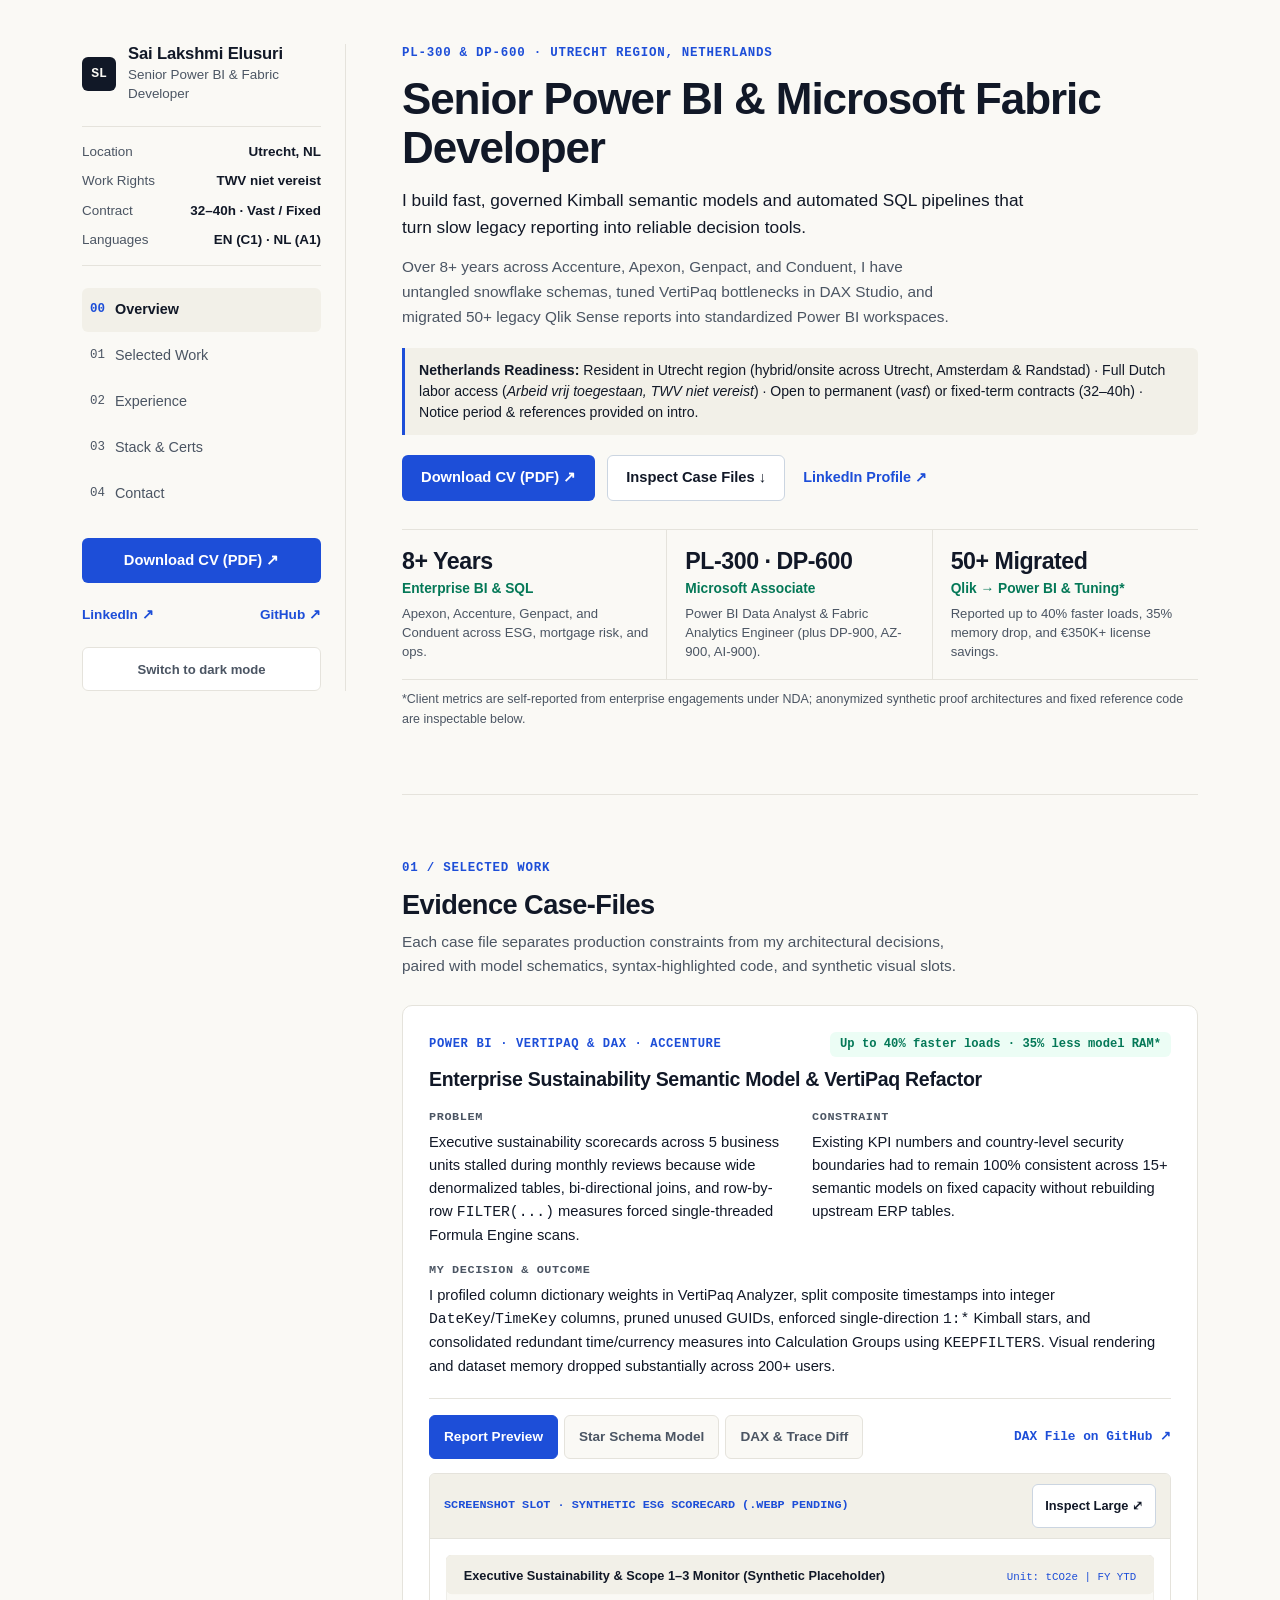
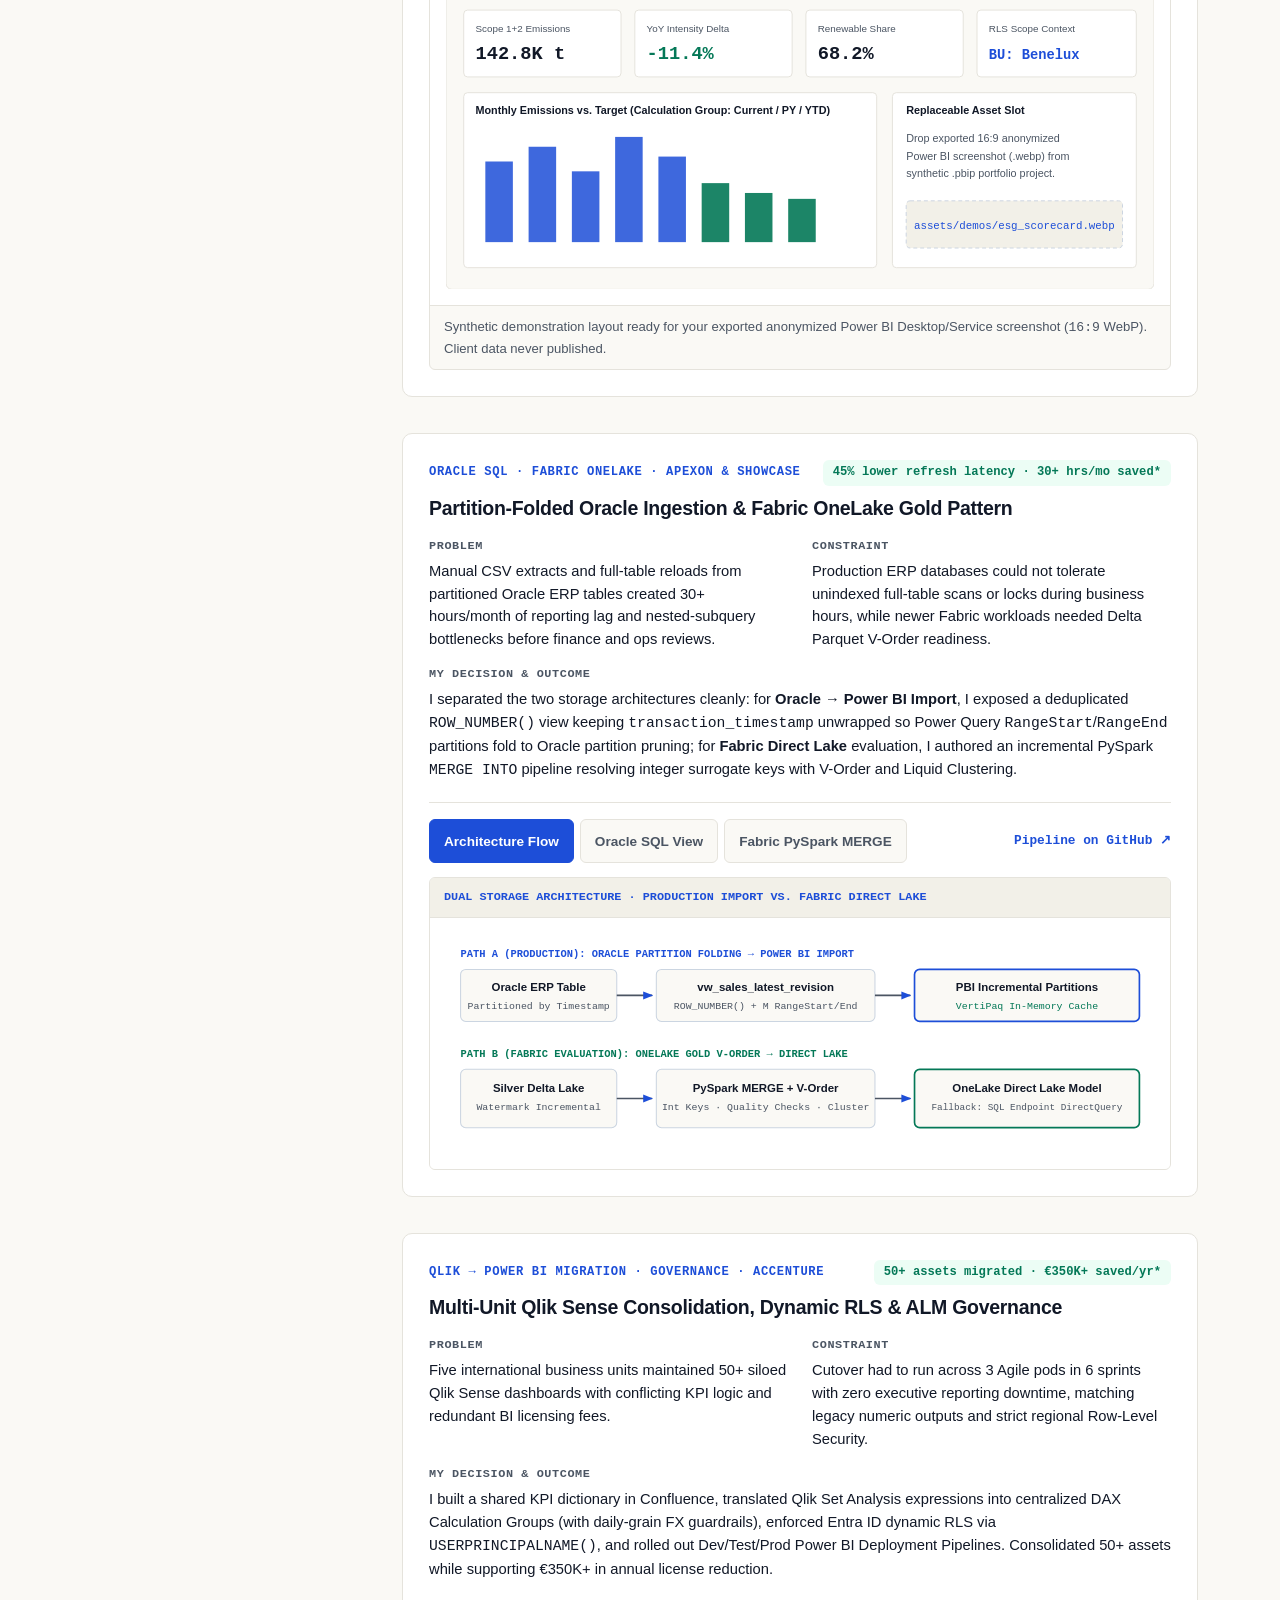
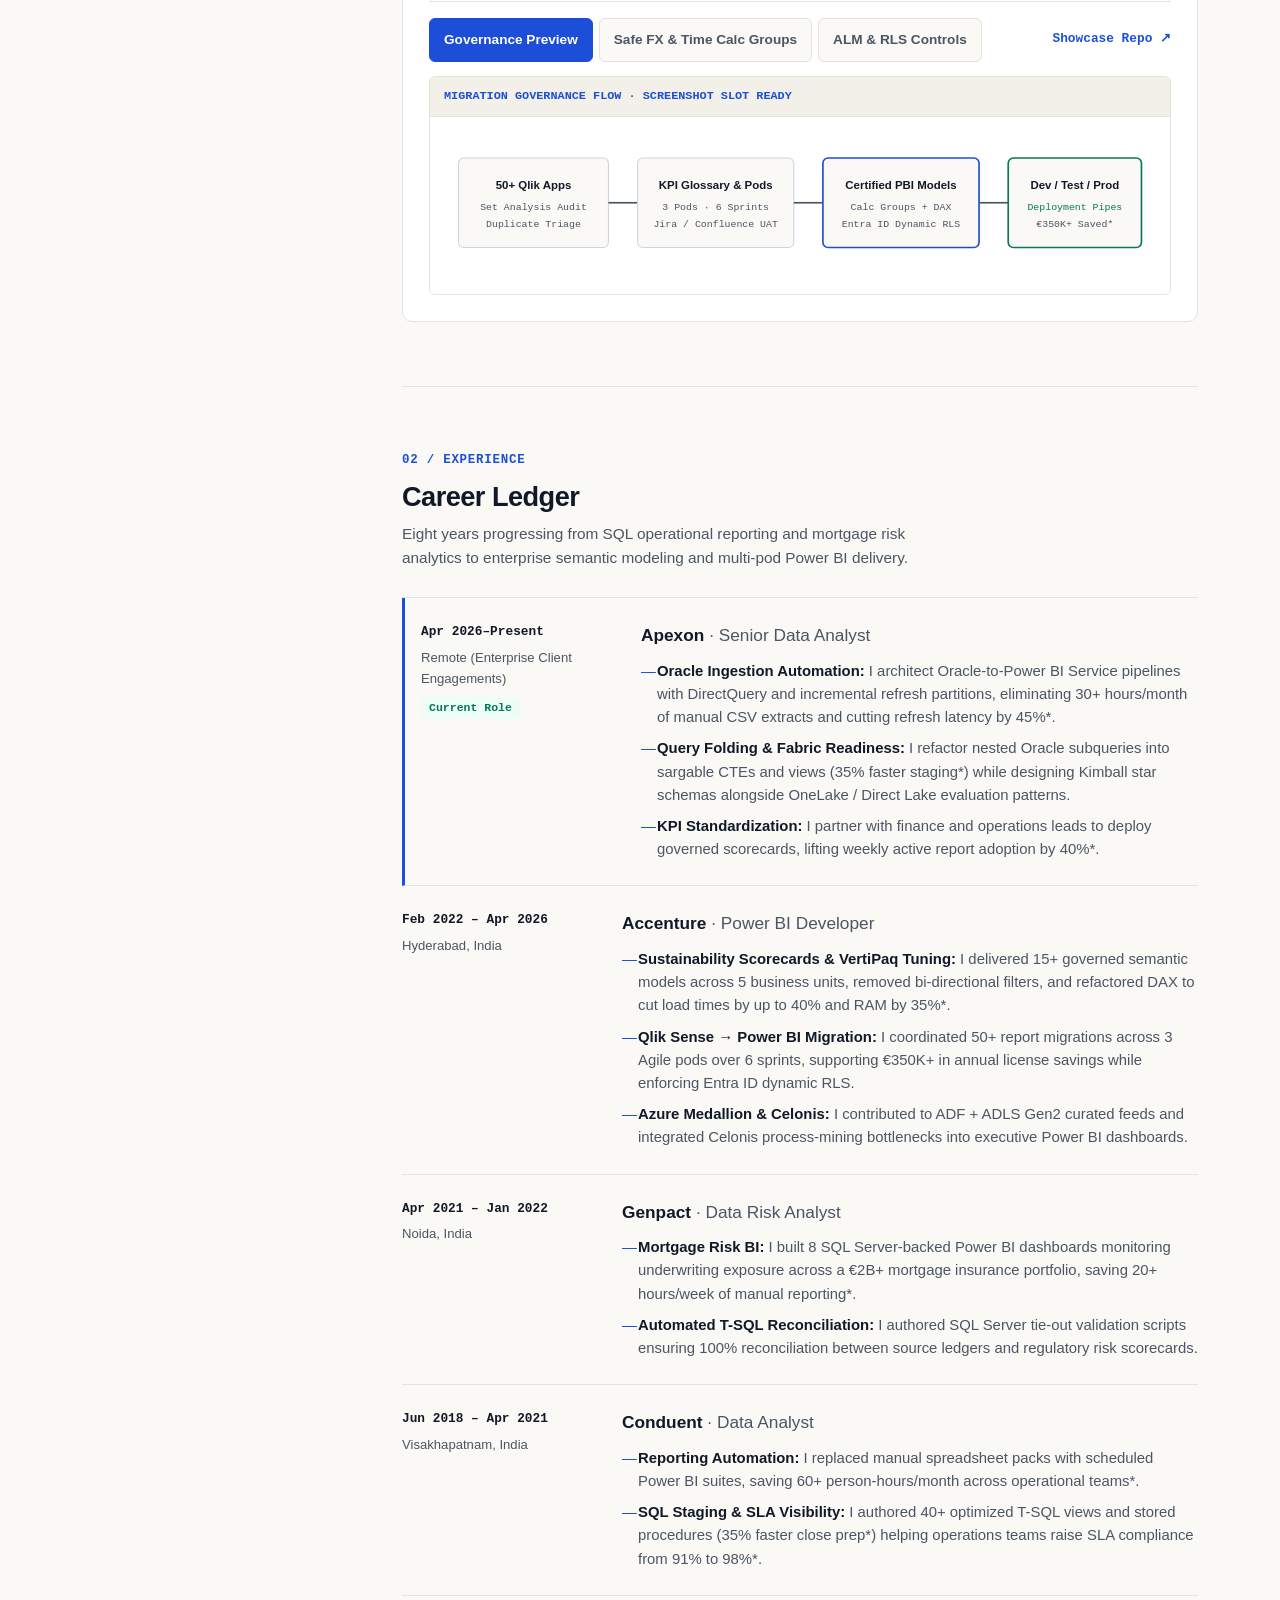
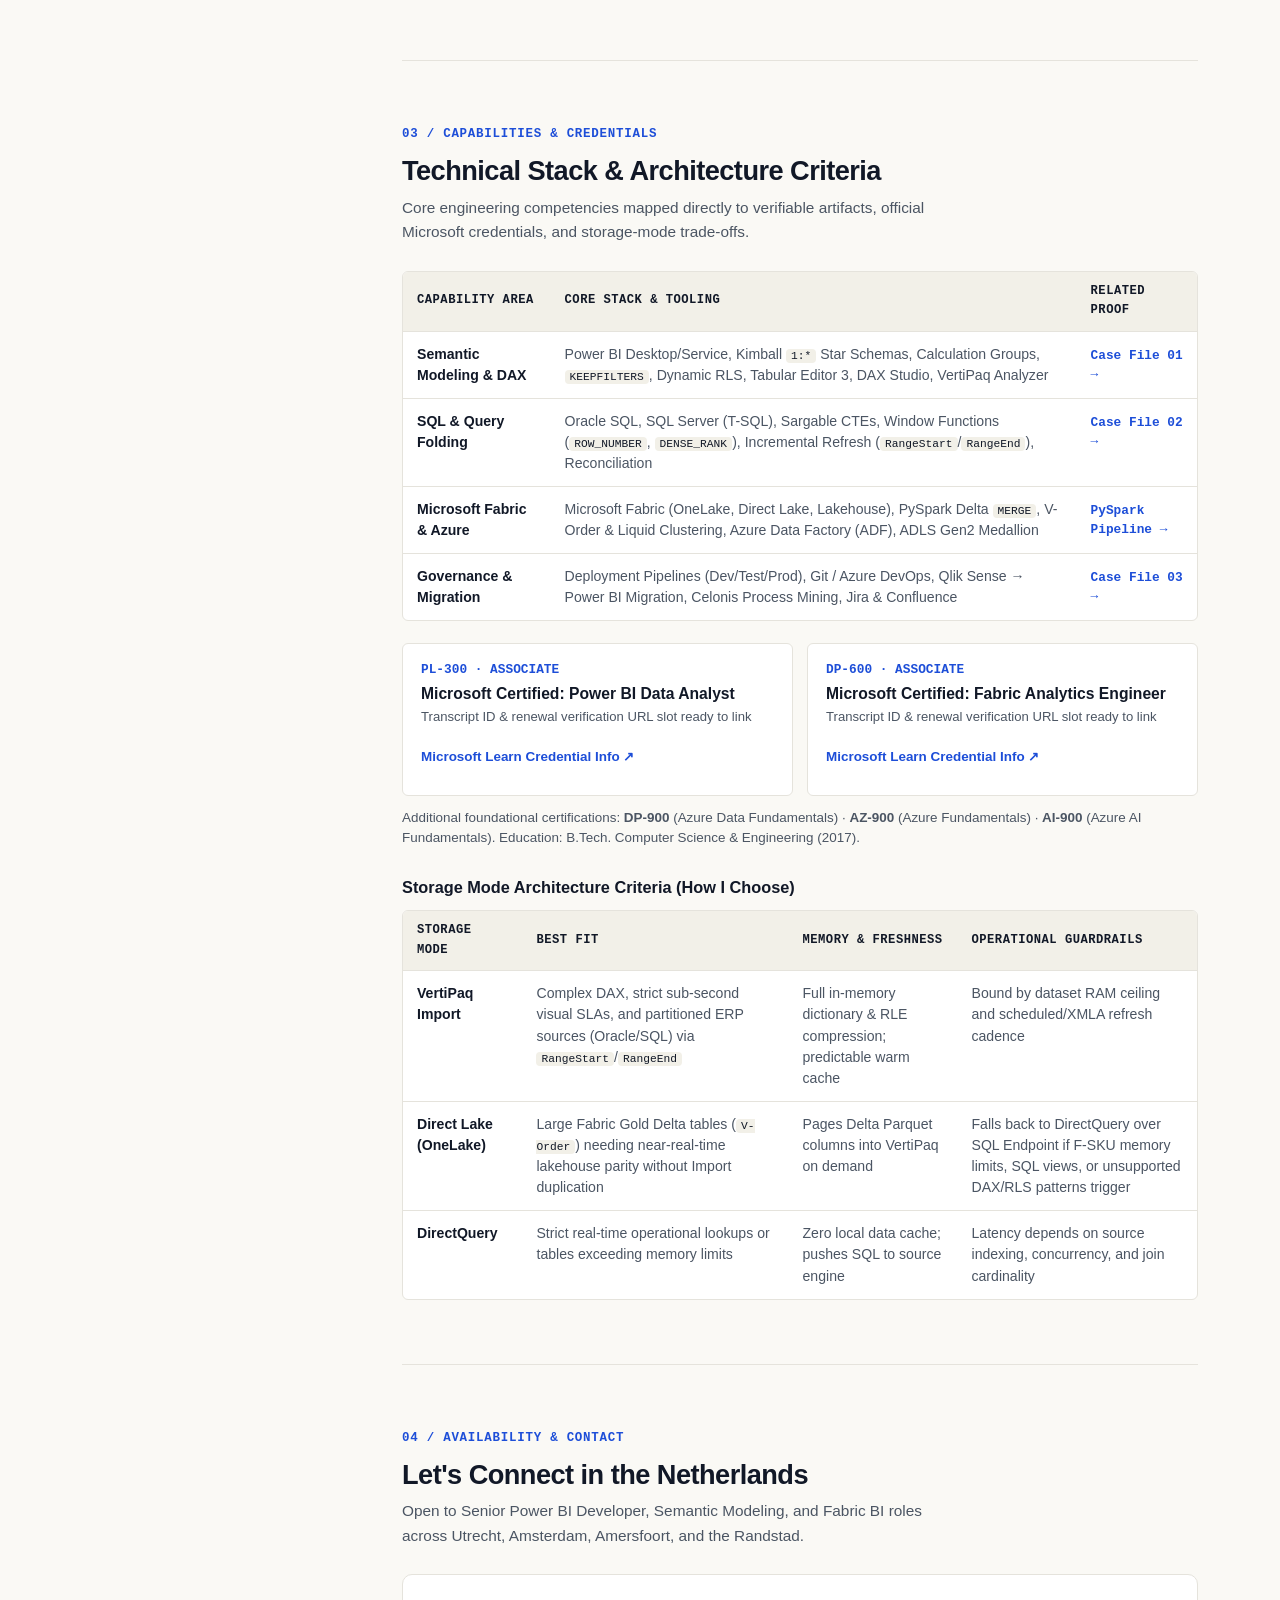
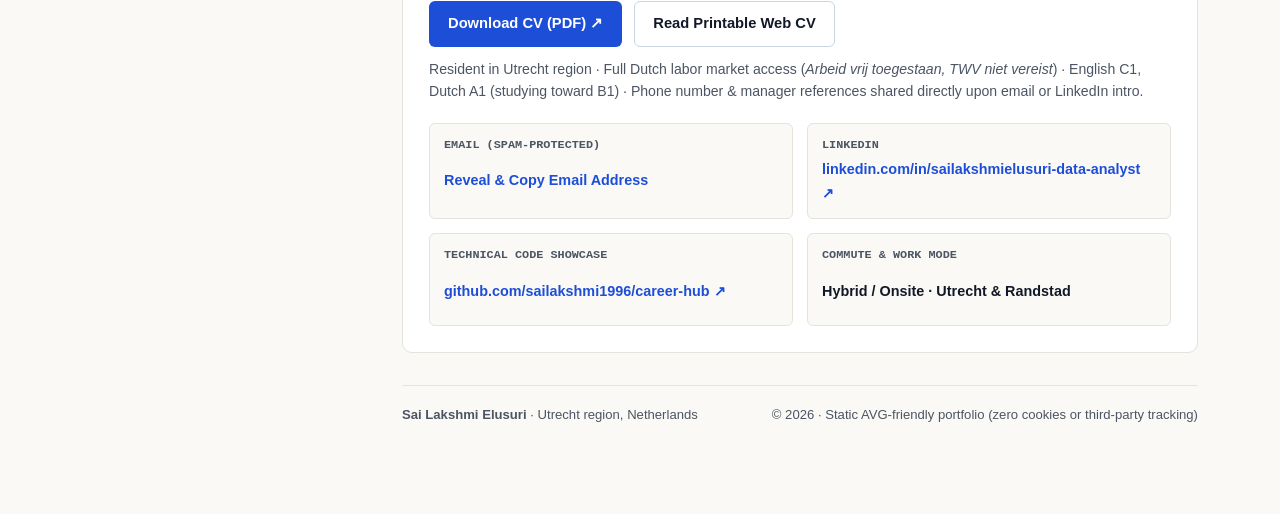
<file: index.html>
<!DOCTYPE html>
<html lang="en">
<head>
  <meta charset="UTF-8"/>
  <meta name="viewport" content="width=device-width, initial-scale=1.0"/>
  <title>Sai Lakshmi Elusuri — Senior Power BI &amp; Microsoft Fabric Developer (Utrecht, NL)</title>
  <meta name="description" content="Senior Power BI &amp; Microsoft Fabric Developer based in Utrecht, Netherlands (8+ yrs). Kimball star schemas, DAX/VertiPaq optimization, Oracle SQL &amp; OneLake. Full Dutch work rights (TWV niet vereist)."/>
  <link rel="canonical" href="https://sailakshmi1996.github.io/career-hub/"/>

  <meta property="og:type" content="website"/>
  <meta property="og:site_name" content="Sai Lakshmi Elusuri — Power BI &amp; Fabric Portfolio"/>
  <meta property="og:title" content="Sai Lakshmi Elusuri — Senior Power BI &amp; Microsoft Fabric Developer"/>
  <meta property="og:description" content="8+ years building Kimball star schemas, DAX Calculation Groups, Oracle SQL incremental pipelines, and Fabric Direct Lake models. Utrecht, NL (TWV niet vereist)."/>
  <meta property="og:url" content="https://sailakshmi1996.github.io/career-hub/"/>
  <meta property="og:image" content="https://sailakshmi1996.github.io/career-hub/og-cover.png"/>
  <meta property="og:locale" content="en_NL"/>

  <script type="application/ld+json">
  {
    "@context": "https://schema.org",
    "@type": "ProfilePage",
    "mainEntity": {
      "@type": "Person",
      "name": "Sai Lakshmi Elusuri",
      "jobTitle": "Senior Power BI & Microsoft Fabric Developer",
      "url": "https://sailakshmi1996.github.io/career-hub/",
      "sameAs": [
        "https://www.linkedin.com/in/sailakshmielusuri-data-analyst/",
        "https://github.com/sailakshmi1996/career-hub"
      ],
      "address": {
        "@type": "PostalAddress",
        "addressLocality": "Utrecht Region",
        "addressCountry": "NL"
      },
      "knowsAbout": [
        "Power BI",
        "DAX Optimization",
        "VertiPaq Storage Engine",
        "Kimball Star Schema",
        "Microsoft Fabric",
        "Oracle SQL"
      ]
    }
  }
  </script>

  <link rel="icon" type="image/svg+xml" href="data:image/svg+xml,%3Csvg xmlns='http://www.w3.org/2000/svg' viewBox='0 0 32 32'%3E%3Crect width='32' height='32' rx='6' fill='%23111827'/%3E%3Ctext x='16' y='21' text-anchor='middle' fill='%23FAF9F5' font-family='monospace' font-size='13' font-weight='700'%3ESL%3C/text%3E%3C/svg%3E"/>
  <link rel="stylesheet" href="shared.css?v=20261125v12"/>
</head>
<body>
  <a href="#main-content" class="skip-link">Skip to main content</a>

  <!-- MOBILE TOP BAR (< 1024px) -->
  <header class="mobile-topbar">
    <div class="mobile-topbar-inner">
      <a href="#overview" class="mobile-brand">
        <span class="brand-mark" aria-hidden="true">SL</span>
        <span>Sai Lakshmi Elusuri</span>
      </a>
      <div class="mobile-actions">
        <a href="Sai_Lakshmi_Elusuri_CV.pdf" target="_blank" rel="noopener" class="mobile-cv-link">CV (PDF) ↗</a>
        <button type="button" class="nav-toggle" id="nav-toggle" aria-label="Toggle navigation menu" aria-expanded="false" aria-controls="mobile-drawer">
          <svg width="20" height="20" viewBox="0 0 24 24" fill="none" stroke="currentColor" stroke-width="2" stroke-linecap="round" aria-hidden="true">
            <line x1="3" y1="6" x2="21" y2="6"></line>
            <line x1="3" y1="12" x2="21" y2="12"></line>
            <line x1="3" y1="18" x2="21" y2="18"></line>
          </svg>
        </button>
      </div>
    </div>

    <div class="mobile-drawer" id="mobile-drawer">
      <nav aria-label="Mobile Primary">
        <ul class="mobile-nav-list">
          <li><a href="#overview" class="mobile-nav-link"><span>00 Overview</span><span>↓</span></a></li>
          <li><a href="#projects" class="mobile-nav-link"><span>01 Selected Work</span><span>↓</span></a></li>
          <li><a href="#experience" class="mobile-nav-link"><span>02 Experience</span><span>↓</span></a></li>
          <li><a href="#expertise" class="mobile-nav-link"><span>03 Stack &amp; Credentials</span><span>↓</span></a></li>
          <li><a href="#contact" class="mobile-nav-link"><span>04 Availability &amp; Contact</span><span>↓</span></a></li>
        </ul>
      </nav>
      <div class="mobile-drawer-footer">
        <button type="button" class="btn-theme js-theme-toggle" aria-pressed="false">Dark mode</button>
        <a href="https://www.linkedin.com/in/sailakshmielusuri-data-analyst/" target="_blank" rel="noopener" class="rail-text-link">LinkedIn ↗</a>
      </div>
    </div>
  </header>

  <div class="editorial-shell">
    <!-- STICKY LEFT INDEX RAIL (Desktop >= 1024px) -->
    <aside class="editorial-rail" aria-label="Profile Summary and Navigation">
      <div class="brand-row">
        <span class="brand-mark" aria-hidden="true">SL</span>
        <div>
          <div class="rail-name">Sai Lakshmi Elusuri</div>
          <div class="rail-role">Senior Power BI &amp; Fabric Developer</div>
        </div>
      </div>

      <div class="rail-meta">
        <div class="rail-meta-row"><span>Location</span><strong>Utrecht, NL</strong></div>
        <div class="rail-meta-row"><span>Work Rights</span><strong>TWV niet vereist</strong></div>
        <div class="rail-meta-row"><span>Contract</span><strong>32–40h · Vast / Fixed</strong></div>
        <div class="rail-meta-row"><span>Languages</span><strong>EN (C1) · NL (A1)</strong></div>
      </div>

      <nav aria-label="Primary">
        <ul class="rail-nav-list">
          <li><a href="#overview" class="rail-nav-link active"><span class="rail-num">00</span><span>Overview</span></a></li>
          <li><a href="#projects" class="rail-nav-link"><span class="rail-num">01</span><span>Selected Work</span></a></li>
          <li><a href="#experience" class="rail-nav-link"><span class="rail-num">02</span><span>Experience</span></a></li>
          <li><a href="#expertise" class="rail-nav-link"><span class="rail-num">03</span><span>Stack &amp; Certs</span></a></li>
          <li><a href="#contact" class="rail-nav-link"><span class="rail-num">04</span><span>Contact</span></a></li>
        </ul>
      </nav>

      <div class="rail-cta-stack">
        <a href="Sai_Lakshmi_Elusuri_CV.pdf" target="_blank" rel="noopener" class="btn btn-primary">Download CV (PDF) ↗</a>
        <div class="rail-links-row">
          <a href="https://www.linkedin.com/in/sailakshmielusuri-data-analyst/" target="_blank" rel="noopener" class="rail-text-link">LinkedIn ↗</a>
          <a href="https://github.com/sailakshmi1996/career-hub/tree/main/technical-showcase" target="_blank" rel="noopener" class="rail-text-link">GitHub ↗</a>
        </div>
        <button type="button" class="btn-theme js-theme-toggle" aria-pressed="false">Switch to dark mode</button>
      </div>
    </aside>

    <!-- MAIN EDITORIAL STREAM -->
    <main id="main-content" class="editorial-main">
      <!-- 00 OVERVIEW / HERO -->
      <section id="overview" class="editorial-section">
        <div class="eyebrow-mono">PL-300 &amp; DP-600 · UTRECHT REGION, NETHERLANDS</div>
        <h1 class="hero-h1">Senior Power BI &amp; Microsoft Fabric Developer</h1>
        <p class="hero-lead">
          I build fast, governed Kimball semantic models and automated SQL pipelines that turn slow legacy reporting into reliable decision tools.
        </p>
        <p class="hero-sub">
          Over 8+ years across Accenture, Apexon, Genpact, and Conduent, I have untangled snowflake schemas, tuned VertiPaq bottlenecks in DAX Studio, and migrated 50+ legacy Qlik Sense reports into standardized Power BI workspaces.
        </p>

        <div class="availability-strip">
          <strong>Netherlands Readiness:</strong> Resident in Utrecht region (hybrid/onsite across Utrecht, Amsterdam &amp; Randstad) · Full Dutch labor access (<em>Arbeid vrij toegestaan, TWV niet vereist</em>) · Open to permanent (<em>vast</em>) or fixed-term contracts (32–40h) · Notice period &amp; references provided on intro.
        </div>

        <div class="hero-cta-row">
          <a href="Sai_Lakshmi_Elusuri_CV.pdf" target="_blank" rel="noopener" class="btn btn-primary">Download CV (PDF) ↗</a>
          <a href="#projects" class="btn btn-secondary">Inspect Case Files ↓</a>
          <a href="https://www.linkedin.com/in/sailakshmielusuri-data-analyst/" target="_blank" rel="noopener" class="inline-action-link">LinkedIn Profile ↗</a>
        </div>

        <div class="outcome-ledger" aria-label="Career Summary Highlights">
          <div class="ledger-cell">
            <div class="ledger-val">8+ Years</div>
            <div class="ledger-lbl">Enterprise BI &amp; SQL</div>
            <div class="ledger-note">Apexon, Accenture, Genpact, and Conduent across ESG, mortgage risk, and ops.</div>
          </div>
          <div class="ledger-cell">
            <div class="ledger-val">PL-300 · DP-600</div>
            <div class="ledger-lbl">Microsoft Associate</div>
            <div class="ledger-note">Power BI Data Analyst &amp; Fabric Analytics Engineer (plus DP-900, AZ-900, AI-900).</div>
          </div>
          <div class="ledger-cell">
            <div class="ledger-val">50+ Migrated</div>
            <div class="ledger-lbl">Qlik → Power BI &amp; Tuning*</div>
            <div class="ledger-note">Reported up to 40% faster loads, 35% memory drop, and €350K+ license savings.</div>
          </div>
        </div>
        <p class="ledger-footnote">*Client metrics are self-reported from enterprise engagements under NDA; anonymized synthetic proof architectures and fixed reference code are inspectable below.</p>
      </section>

      <!-- 01 SELECTED WORK / EVIDENCE CASE-FILES -->
      <section id="projects" class="editorial-section">
        <div class="sec-head">
          <div class="eyebrow-mono">01 / Selected Work</div>
          <h2 class="sec-title">Evidence Case-Files</h2>
          <p class="sec-intro">Each case file separates production constraints from my architectural decisions, paired with model schematics, syntax-highlighted code, and synthetic visual slots.</p>
        </div>

        <div class="case-files-stack">
          <!-- CASE FILE 1 -->
          <article class="case-file" id="case-1">
            <div class="case-meta-row">
              <span class="case-domain">Power BI · VertiPaq &amp; DAX · Accenture</span>
              <span class="case-outcome-pill">Up to 40% faster loads · 35% less model RAM*</span>
            </div>
            <h3 class="case-title">Enterprise Sustainability Semantic Model &amp; VertiPaq Refactor</h3>

            <div class="case-narrative">
              <div>
                <div class="case-block-label">Problem</div>
                <p class="case-block-text">Executive sustainability scorecards across 5 business units stalled during monthly reviews because wide denormalized tables, bi-directional joins, and row-by-row <code>FILTER(...)</code> measures forced single-threaded Formula Engine scans.</p>
              </div>
              <div>
                <div class="case-block-label">Constraint</div>
                <p class="case-block-text">Existing KPI numbers and country-level security boundaries had to remain 100% consistent across 15+ semantic models on fixed capacity without rebuilding upstream ERP tables.</p>
              </div>
              <div class="case-block--full">
                <div class="case-block-label">My Decision &amp; Outcome</div>
                <p class="case-block-text">I profiled column dictionary weights in VertiPaq Analyzer, split composite timestamps into integer <code>DateKey</code>/<code>TimeKey</code> columns, pruned unused GUIDs, enforced single-direction <code>1:*</code> Kimball stars, and consolidated redundant time/currency measures into Calculation Groups using <code>KEEPFILTERS</code>. Visual rendering and dataset memory dropped substantially across 200+ users.</p>
              </div>
            </div>

            <div class="evidence-plate">
              <div class="evidence-tabbar">
                <div class="evidence-tabs" role="tablist" aria-label="Case File 1 Evidence">
                  <button type="button" class="evidence-tab" role="tab" aria-selected="true" aria-controls="c1-visual" id="tab-c1-visual">Report Preview</button>
                  <button type="button" class="evidence-tab" role="tab" aria-selected="false" aria-controls="c1-model" id="tab-c1-model">Star Schema Model</button>
                  <button type="button" class="evidence-tab" role="tab" aria-selected="false" aria-controls="c1-code" id="tab-c1-code">DAX &amp; Trace Diff</button>
                </div>
                <a href="https://github.com/sailakshmi1996/career-hub/blob/main/technical-showcase/dax/calculation_groups_and_semi_additive.dax" target="_blank" rel="noopener" class="evidence-repo-link">DAX File on GitHub ↗</a>
              </div>

              <div class="evidence-panel active" id="c1-visual" role="tabpanel" aria-labelledby="tab-c1-visual">
                <div class="visual-slot">
                  <div class="visual-slot-bar">
                    <span class="slot-tag">SCREENSHOT SLOT · SYNTHETIC ESG SCORECARD (.WEBP PENDING)</span>
                    <button type="button" class="zoom-btn js-zoom-btn" data-zoom-target="zoom-c1" data-zoom-title="Sustainability Scorecard — Synthetic Layout Preview">Inspect Large ⤢</button>
                  </div>
                  <div class="visual-canvas-frame" id="zoom-c1">
                    <svg viewBox="0 0 720 340" role="img" aria-labelledby="esg-svg-title esg-svg-desc" xmlns="http://www.w3.org/2000/svg" style="width:100%;height:auto;">
                      <title id="esg-svg-title">Synthetic Sustainability Scorecard Layout Wireframe</title>
                      <desc id="esg-svg-desc">16:9 anonymized Power BI layout slot showing KPI cards, regional emissions variance bars, and scope breakdown ready to replace with exported WebP screenshot.</desc>
                      <rect width="720" height="340" rx="6" fill="var(--svg-node)" stroke="var(--border-hairline)"/>
                      <rect x="0" y="0" width="720" height="40" rx="6" fill="var(--bg-subtle)"/>
                      <text x="18" y="25" fill="var(--ink-primary)" font-family="-apple-system,sans-serif" font-size="13" font-weight="700">Executive Sustainability &amp; Scope 1–3 Monitor (Synthetic Placeholder)</text>
                      <text x="702" y="25" text-anchor="end" fill="var(--accent-primary)" font-family="monospace" font-size="11">Unit: tCO2e | FY YTD</text>

                      <rect x="18" y="56" width="160" height="68" rx="4" fill="var(--svg-bg)" stroke="var(--border-hairline)"/>
                      <text x="30" y="78" fill="var(--ink-secondary)" font-family="sans-serif" font-size="10">Scope 1+2 Emissions</text>
                      <text x="30" y="106" fill="var(--ink-primary)" font-family="monospace" font-size="19" font-weight="700">142.8K t</text>

                      <rect x="192" y="56" width="160" height="68" rx="4" fill="var(--svg-bg)" stroke="var(--border-hairline)"/>
                      <text x="204" y="78" fill="var(--ink-secondary)" font-family="sans-serif" font-size="10">YoY Intensity Delta</text>
                      <text x="204" y="106" fill="var(--accent-evidence)" font-family="monospace" font-size="19" font-weight="700">-11.4%</text>

                      <rect x="366" y="56" width="160" height="68" rx="4" fill="var(--svg-bg)" stroke="var(--border-hairline)"/>
                      <text x="378" y="78" fill="var(--ink-secondary)" font-family="sans-serif" font-size="10">Renewable Share</text>
                      <text x="378" y="106" fill="var(--ink-primary)" font-family="monospace" font-size="19" font-weight="700">68.2%</text>

                      <rect x="540" y="56" width="162" height="68" rx="4" fill="var(--svg-bg)" stroke="var(--border-hairline)"/>
                      <text x="552" y="78" fill="var(--ink-secondary)" font-family="sans-serif" font-size="10">RLS Scope Context</text>
                      <text x="552" y="106" fill="var(--accent-primary)" font-family="monospace" font-size="14" font-weight="700">BU: Benelux</text>

                      <rect x="18" y="140" width="420" height="178" rx="4" fill="var(--svg-bg)" stroke="var(--border-hairline)"/>
                      <text x="30" y="162" fill="var(--ink-primary)" font-family="sans-serif" font-size="11" font-weight="600">Monthly Emissions vs. Target (Calculation Group: Current / PY / YTD)</text>
                      <rect x="40" y="210" width="28" height="82" fill="var(--accent-primary)" opacity="0.85"/>
                      <rect x="84" y="195" width="28" height="97" fill="var(--accent-primary)" opacity="0.85"/>
                      <rect x="128" y="220" width="28" height="72" fill="var(--accent-primary)" opacity="0.85"/>
                      <rect x="172" y="185" width="28" height="107" fill="var(--accent-primary)" opacity="0.85"/>
                      <rect x="216" y="205" width="28" height="87" fill="var(--accent-primary)" opacity="0.85"/>
                      <rect x="260" y="232" width="28" height="60" fill="var(--accent-evidence)" opacity="0.9"/>
                      <rect x="304" y="242" width="28" height="50" fill="var(--accent-evidence)" opacity="0.9"/>
                      <rect x="348" y="248" width="28" height="44" fill="var(--accent-evidence)" opacity="0.9"/>

                      <rect x="454" y="140" width="248" height="178" rx="4" fill="var(--svg-bg)" stroke="var(--border-hairline)"/>
                      <text x="468" y="162" fill="var(--ink-primary)" font-family="sans-serif" font-size="11" font-weight="600">Replaceable Asset Slot</text>
                      <text x="468" y="190" fill="var(--ink-secondary)" font-family="sans-serif" font-size="11">Drop exported 16:9 anonymized</text>
                      <text x="468" y="208" fill="var(--ink-secondary)" font-family="sans-serif" font-size="11">Power BI screenshot (.webp) from</text>
                      <text x="468" y="226" fill="var(--ink-secondary)" font-family="sans-serif" font-size="11">synthetic .pbip portfolio project.</text>
                      <rect x="468" y="250" width="220" height="48" rx="4" fill="var(--bg-subtle)" stroke="var(--border-strong)" stroke-dasharray="4 3"/>
                      <text x="578" y="279" text-anchor="middle" fill="var(--accent-primary)" font-family="monospace" font-size="11">assets/demos/esg_scorecard.webp</text>
                    </svg>
                  </div>
                  <div class="visual-slot-caption">Synthetic demonstration layout ready for your exported anonymized Power BI Desktop/Service screenshot (<code>16:9</code> WebP). Client data never published.</div>
                </div>
              </div>

              <div class="evidence-panel" id="c1-model" role="tabpanel" aria-labelledby="tab-c1-model" hidden>
                <div class="visual-slot">
                  <div class="visual-slot-bar">
                    <span class="slot-tag">KIMBALL STAR SCHEMA · SINGLE-DIRECTION 1:* RELATIONSHIPS</span>
                  </div>
                  <div class="visual-canvas-frame">
                    <svg viewBox="0 0 680 300" role="img" aria-labelledby="star-svg-title star-svg-desc" xmlns="http://www.w3.org/2000/svg" style="width:100%;height:auto;">
                      <title id="star-svg-title">Sustainability Kimball Star Schema with 1 to Many Single-Direction Filters</title>
                      <desc id="star-svg-desc">Fact_Sustainability_Activity in the center linked by solid 1-to-many arrows from Dim_Date, Dim_Business_Unit, Dim_ESG_Metric, and Dim_RLS_Security.</desc>
                      <defs>
                        <marker id="arrow-1m" viewBox="0 0 10 10" refX="9" refY="5" markerWidth="7" markerHeight="7" orient="auto-start-reverse">
                          <path d="M 0 1 L 10 5 L 0 9 z" fill="var(--accent-primary)"/>
                        </marker>
                      </defs>

                      <!-- Connectors (Solid 1:* with directional arrows toward Fact) -->
                      <line x1="340" y1="62" x2="340" y2="96" stroke="var(--svg-line)" stroke-width="1.8" marker-end="url(#arrow-1m)"/>
                      <text x="348" y="75" fill="var(--ink-primary)" font-family="monospace" font-size="11" font-weight="700">1</text>
                      <text x="348" y="92" fill="var(--ink-primary)" font-family="monospace" font-size="11" font-weight="700">*</text>

                      <line x1="168" y1="150" x2="226" y2="150" stroke="var(--svg-line)" stroke-width="1.8" marker-end="url(#arrow-1m)"/>
                      <text x="176" y="143" fill="var(--ink-primary)" font-family="monospace" font-size="11" font-weight="700">1</text>
                      <text x="210" y="143" fill="var(--ink-primary)" font-family="monospace" font-size="11" font-weight="700">*</text>

                      <line x1="512" y1="150" x2="454" y2="150" stroke="var(--svg-line)" stroke-width="1.8" marker-end="url(#arrow-1m)"/>
                      <text x="498" y="143" fill="var(--ink-primary)" font-family="monospace" font-size="11" font-weight="700">1</text>
                      <text x="462" y="143" fill="var(--ink-primary)" font-family="monospace" font-size="11" font-weight="700">*</text>

                      <line x1="340" y1="238" x2="340" y2="204" stroke="var(--svg-line)" stroke-width="1.8" marker-end="url(#arrow-1m)"/>
                      <text x="348" y="232" fill="var(--ink-primary)" font-family="monospace" font-size="11" font-weight="700">1</text>
                      <text x="348" y="216" fill="var(--ink-primary)" font-family="monospace" font-size="11" font-weight="700">*</text>

                      <!-- Center Fact Table -->
                      <rect x="230" y="100" width="220" height="100" rx="6" fill="var(--svg-node)" stroke="var(--accent-primary)" stroke-width="2"/>
                      <path d="M230 106 C230 102.7 232.7 100 236 100 H444 C447.3 100 450 102.7 450 106 V124 H230 Z" fill="var(--svg-fact-header)"/>
                      <text x="340" y="116" text-anchor="middle" fill="#FFFFFF" font-family="-apple-system,sans-serif" font-size="11" font-weight="700">Fact_Sustainability_Activity</text>
                      <text x="242" y="141" fill="var(--ink-primary)" font-family="monospace" font-size="10">FK: DateKey (Int)</text>
                      <text x="242" y="156" fill="var(--ink-primary)" font-family="monospace" font-size="10">FK: EntityKey · MetricKey</text>
                      <text x="242" y="171" fill="var(--ink-primary)" font-family="monospace" font-size="10">FK: RlsUnitKey (Int)</text>
                      <text x="242" y="188" fill="var(--accent-evidence)" font-family="monospace" font-size="10" font-weight="700">Σ Emissions_tCO2e · Energy_MWh</text>

                      <!-- Top Dim: Date -->
                      <rect x="260" y="12" width="160" height="50" rx="5" fill="var(--svg-node)" stroke="var(--border-strong)" stroke-width="1.5"/>
                      <text x="340" y="31" text-anchor="middle" fill="var(--ink-primary)" font-family="sans-serif" font-size="11" font-weight="700">Dim_Date</text>
                      <text x="340" y="48" text-anchor="middle" fill="var(--ink-secondary)" font-family="monospace" font-size="10">PK: DateKey · Date (DATE)</text>

                      <!-- Left Dim: Business Unit -->
                      <rect x="14" y="122" width="154" height="56" rx="5" fill="var(--svg-node)" stroke="var(--border-strong)" stroke-width="1.5"/>
                      <text x="91" y="143" text-anchor="middle" fill="var(--ink-primary)" font-family="sans-serif" font-size="11" font-weight="700">Dim_Business_Unit</text>
                      <text x="91" y="161" text-anchor="middle" fill="var(--ink-secondary)" font-family="monospace" font-size="10">PK: EntityKey (Int)</text>

                      <!-- Right Dim: ESG Metric -->
                      <rect x="512" y="122" width="154" height="56" rx="5" fill="var(--svg-node)" stroke="var(--border-strong)" stroke-width="1.5"/>
                      <text x="589" y="143" text-anchor="middle" fill="var(--ink-primary)" font-family="sans-serif" font-size="11" font-weight="700">Dim_ESG_Metric</text>
                      <text x="589" y="161" text-anchor="middle" fill="var(--ink-secondary)" font-family="monospace" font-size="10">PK: MetricKey (Int)</text>

                      <!-- Bottom Dim: Security -->
                      <rect x="245" y="238" width="190" height="50" rx="5" fill="var(--svg-node)" stroke="var(--border-strong)" stroke-width="1.5"/>
                      <text x="340" y="257" text-anchor="middle" fill="var(--ink-primary)" font-family="sans-serif" font-size="11" font-weight="700">Dim_RLS_Security</text>
                      <text x="340" y="274" text-anchor="middle" fill="var(--ink-secondary)" font-family="monospace" font-size="10">PK: RlsUnitKey · UserUPN</text>
                    </svg>
                  </div>
                  <div class="visual-slot-caption">Every relationship uses strict single-direction <code>1 → *</code> filtering on integer surrogate keys; zero bi-directional cross-filters.</div>
                </div>
              </div>

              <div class="evidence-panel" id="c1-code" role="tabpanel" aria-labelledby="tab-c1-code" hidden>
                <div class="code-diff-grid">
                  <div class="code-block-wrap">
                    <div class="code-block-bar">
                      <span class="code-label-slow">Slow: Row-by-Row FE Iteration</span>
                      <button type="button" class="copy-code-btn" data-copy="c1-slow">Copy</button>
                    </div>
                    <pre class="code-pre" id="c1-slow"><code><span class="tok-cmt">-- Forces Formula Engine row scan</span>
<span class="tok-fn">Revenue_Slow</span> =
<span class="tok-kw">CALCULATE</span>(
  <span class="tok-fn">SUM</span>(<span class="tok-tbl">'Fact_Sales'</span>[Revenue_EUR]),
  <span class="tok-kw">FILTER</span>(
    <span class="tok-tbl">'Fact_Sales'</span>,
    <span class="tok-tbl">'Fact_Sales'</span>[StatusCode] = <span class="tok-str">"DELIVERED"</span>
  )
)</code></pre>
                  </div>
                  <div class="code-block-wrap">
                    <div class="code-block-bar">
                      <span class="code-label-fast">Tuned: Vectorized SE Filter</span>
                      <button type="button" class="copy-code-btn" data-copy="c1-fast">Copy</button>
                    </div>
                    <pre class="code-pre" id="c1-fast"><code><span class="tok-cmt">-- Identical semantics, pure SE scan</span>
<span class="tok-fn">Revenue_Tuned</span> =
<span class="tok-kw">CALCULATE</span>(
  [Total Revenue],
  <span class="tok-kw">KEEPFILTERS</span>(
    <span class="tok-tbl">'Fact_Sales'</span>[StatusCode] = <span class="tok-str">"DELIVERED"</span>
  )
)</code></pre>
                  </div>
                </div>
                <div class="spec-table-wrap">
                  <table class="spec-table">
                    <thead>
                      <tr><th>Benchmark Metric</th><th>Before (Flat + FE Scan)</th><th>After (Kimball + SE)</th><th>Evidence Source</th></tr>
                    </thead>
                    <tbody>
                      <tr><td><strong>DAX Evaluation Path</strong></td><td>Row-by-row FE materialization</td><td>Multi-threaded SE bitmap scan</td><td><code>DAX Studio Server Timings</code></td></tr>
                      <tr><td><strong>Date / Time Columns</strong></td><td>Composite <code>DateTime</code> keys</td><td>Split integer <code>DateKey</code> + <code>TimeKey</code></td><td><code>VertiPaq Analyzer</code></td></tr>
                      <tr><td><strong>Measured Benchmark Slot</strong></td><td><em>[Attach baseline ms &amp; MB]</em></td><td><em>[Attach post-refactor ms &amp; MB]</em></td><td><em>Synthetic <code>.pbip</code> trace pending</em></td></tr>
                    </tbody>
                  </table>
                </div>
              </div>
            </div>
          </article>

          <!-- CASE FILE 2 -->
          <article class="case-file" id="case-2">
            <div class="case-meta-row">
              <span class="case-domain">Oracle SQL · Fabric OneLake · Apexon &amp; Showcase</span>
              <span class="case-outcome-pill">45% lower refresh latency · 30+ hrs/mo saved*</span>
            </div>
            <h3 class="case-title">Partition-Folded Oracle Ingestion &amp; Fabric OneLake Gold Pattern</h3>

            <div class="case-narrative">
              <div>
                <div class="case-block-label">Problem</div>
                <p class="case-block-text">Manual CSV extracts and full-table reloads from partitioned Oracle ERP tables created 30+ hours/month of reporting lag and nested-subquery bottlenecks before finance and ops reviews.</p>
              </div>
              <div>
                <div class="case-block-label">Constraint</div>
                <p class="case-block-text">Production ERP databases could not tolerate unindexed full-table scans or locks during business hours, while newer Fabric workloads needed Delta Parquet V-Order readiness.</p>
              </div>
              <div class="case-block--full">
                <div class="case-block-label">My Decision &amp; Outcome</div>
                <p class="case-block-text">I separated the two storage architectures cleanly: for <strong>Oracle → Power BI Import</strong>, I exposed a deduplicated <code>ROW_NUMBER()</code> view keeping <code>transaction_timestamp</code> unwrapped so Power Query <code>RangeStart</code>/<code>RangeEnd</code> partitions fold to Oracle partition pruning; for <strong>Fabric Direct Lake</strong> evaluation, I authored an incremental PySpark <code>MERGE INTO</code> pipeline resolving integer surrogate keys with V-Order and Liquid Clustering.</p>
              </div>
            </div>

            <div class="evidence-plate">
              <div class="evidence-tabbar">
                <div class="evidence-tabs" role="tablist" aria-label="Case File 2 Evidence">
                  <button type="button" class="evidence-tab" role="tab" aria-selected="true" aria-controls="c2-arch" id="tab-c2-arch">Architecture Flow</button>
                  <button type="button" class="evidence-tab" role="tab" aria-selected="false" aria-controls="c2-sql" id="tab-c2-sql">Oracle SQL View</button>
                  <button type="button" class="evidence-tab" role="tab" aria-selected="false" aria-controls="c2-spark" id="tab-c2-spark">Fabric PySpark MERGE</button>
                </div>
                <a href="https://github.com/sailakshmi1996/career-hub/blob/main/technical-showcase/fabric_pyspark/delta_lake_v_order_pipeline.py" target="_blank" rel="noopener" class="evidence-repo-link">Pipeline on GitHub ↗</a>
              </div>

              <div class="evidence-panel active" id="c2-arch" role="tabpanel" aria-labelledby="tab-c2-arch">
                <div class="visual-slot">
                  <div class="visual-slot-bar">
                    <span class="slot-tag">DUAL STORAGE ARCHITECTURE · PRODUCTION IMPORT VS. FABRIC DIRECT LAKE</span>
                  </div>
                  <div class="visual-canvas-frame">
                    <svg viewBox="0 0 680 210" role="img" aria-labelledby="pipe-svg-title pipe-svg-desc" xmlns="http://www.w3.org/2000/svg" style="width:100%;height:auto;">
                      <title id="pipe-svg-title">Oracle Incremental Refresh vs Fabric Direct Lake Architecture</title>
                      <desc id="pipe-svg-desc">Two cleanly separated storage pipelines: top path folds RangeStart/RangeEnd into Oracle Import partitions; bottom path runs PySpark incremental MERGE with V-Order to OneLake Gold Direct Lake with DirectQuery fallback.</desc>
                      <defs>
                        <marker id="arrow-p" viewBox="0 0 10 10" refX="9" refY="5" markerWidth="6" markerHeight="6" orient="auto">
                          <path d="M 0 1 L 10 5 L 0 9 z" fill="var(--accent-primary)"/>
                        </marker>
                      </defs>

                      <!-- Path A: Production Oracle Incremental Refresh -->
                      <text x="14" y="22" fill="var(--accent-primary)" font-family="monospace" font-size="10" font-weight="700">PATH A (PRODUCTION): ORACLE PARTITION FOLDING → POWER BI IMPORT</text>
                      <rect x="14" y="34" width="150" height="50" rx="5" fill="var(--svg-node)" stroke="var(--border-strong)"/>
                      <text x="89" y="55" text-anchor="middle" fill="var(--ink-primary)" font-family="sans-serif" font-size="11" font-weight="700">Oracle ERP Table</text>
                      <text x="89" y="72" text-anchor="middle" fill="var(--ink-secondary)" font-family="monospace" font-size="9.5">Partitioned by Timestamp</text>

                      <line x1="164" y1="59" x2="198" y2="59" stroke="var(--svg-line)" stroke-width="1.6" marker-end="url(#arrow-p)"/>

                      <rect x="202" y="34" width="210" height="50" rx="5" fill="var(--svg-node)" stroke="var(--border-strong)"/>
                      <text x="307" y="55" text-anchor="middle" fill="var(--ink-primary)" font-family="sans-serif" font-size="11" font-weight="700">vw_sales_latest_revision</text>
                      <text x="307" y="72" text-anchor="middle" fill="var(--ink-secondary)" font-family="monospace" font-size="9.5">ROW_NUMBER() + M RangeStart/End</text>

                      <line x1="412" y1="59" x2="446" y2="59" stroke="var(--svg-line)" stroke-width="1.6" marker-end="url(#arrow-p)"/>

                      <rect x="450" y="34" width="216" height="50" rx="5" fill="var(--svg-node)" stroke="var(--accent-primary)" stroke-width="1.6"/>
                      <text x="558" y="55" text-anchor="middle" fill="var(--ink-primary)" font-family="sans-serif" font-size="11" font-weight="700">PBI Incremental Partitions</text>
                      <text x="558" y="72" text-anchor="middle" fill="var(--accent-evidence)" font-family="monospace" font-size="9.5">VertiPaq In-Memory Cache</text>

                      <!-- Path B: Fabric Lakehouse Direct Lake -->
                      <text x="14" y="118" fill="var(--accent-evidence)" font-family="monospace" font-size="10" font-weight="700">PATH B (FABRIC EVALUATION): ONELAKE GOLD V-ORDER → DIRECT LAKE</text>
                      <rect x="14" y="130" width="150" height="56" rx="5" fill="var(--svg-node)" stroke="var(--border-strong)"/>
                      <text x="89" y="152" text-anchor="middle" fill="var(--ink-primary)" font-family="sans-serif" font-size="11" font-weight="700">Silver Delta Lake</text>
                      <text x="89" y="169" text-anchor="middle" fill="var(--ink-secondary)" font-family="monospace" font-size="9.5">Watermark Incremental</text>

                      <line x1="164" y1="158" x2="198" y2="158" stroke="var(--svg-line)" stroke-width="1.6" marker-end="url(#arrow-p)"/>

                      <rect x="202" y="130" width="210" height="56" rx="5" fill="var(--svg-node)" stroke="var(--border-strong)"/>
                      <text x="307" y="152" text-anchor="middle" fill="var(--ink-primary)" font-family="sans-serif" font-size="11" font-weight="700">PySpark MERGE + V-Order</text>
                      <text x="307" y="169" text-anchor="middle" fill="var(--ink-secondary)" font-family="monospace" font-size="9.5">Int Keys · Quality Checks · Cluster</text>

                      <line x1="412" y1="158" x2="446" y2="158" stroke="var(--svg-line)" stroke-width="1.6" marker-end="url(#arrow-p)"/>

                      <rect x="450" y="130" width="216" height="56" rx="5" fill="var(--svg-node)" stroke="var(--accent-evidence)" stroke-width="1.6"/>
                      <text x="558" y="152" text-anchor="middle" fill="var(--ink-primary)" font-family="sans-serif" font-size="11" font-weight="700">OneLake Direct Lake Model</text>
                      <text x="558" y="169" text-anchor="middle" fill="var(--ink-secondary)" font-family="monospace" font-size="9">Fallback: SQL Endpoint DirectQuery</text>
                    </svg>
                  </div>
                </div>
              </div>

              <div class="evidence-panel" id="c2-sql" role="tabpanel" aria-labelledby="tab-c2-sql" hidden>
                <div class="code-block-wrap">
                  <div class="code-block-bar">
                    <span>technical-showcase/sql/oracle_incremental_staging_cte.sql</span>
                    <button type="button" class="copy-code-btn" data-copy="c2-sql-code">Copy SQL</button>
                  </div>
                  <pre class="code-pre" id="c2-sql-code"><code><span class="tok-cmt">-- Foldable view: Power Query RangeStart/RangeEnd filters push to Oracle partition pruning</span>
<span class="tok-kw">CREATE OR REPLACE VIEW</span> erp_owner.vw_sales_latest_revision <span class="tok-kw">AS</span>
<span class="tok-kw">WITH</span> RankedTelemetry <span class="tok-kw">AS</span> (
  <span class="tok-kw">SELECT</span> t.transaction_id, t.customer_account_id, t.store_id,
         t.transaction_timestamp,
         <span class="tok-fn">CAST</span>(<span class="tok-fn">TO_CHAR</span>(t.transaction_timestamp, <span class="tok-str">'YYYYMMDD'</span>) <span class="tok-kw">AS</span> NUMBER(<span class="tok-num">8</span>)) <span class="tok-kw">AS</span> date_key,
         t.net_amount_eur,
         <span class="tok-fn">ROW_NUMBER</span>() <span class="tok-kw">OVER</span> (<span class="tok-kw">PARTITION BY</span> t.transaction_id <span class="tok-kw">ORDER BY</span> t.revision_sequence <span class="tok-kw">DESC</span>) <span class="tok-kw">AS</span> row_rank
  <span class="tok-kw">FROM</span> erp_owner.sales_transactions_partitioned t
  <span class="tok-kw">WHERE</span> t.status_code <span class="tok-kw">IN</span> (<span class="tok-str">'SETTLED'</span>, <span class="tok-str">'POSTED'</span>, <span class="tok-str">'AUDITED'</span>)
)
<span class="tok-kw">SELECT</span> transaction_id, customer_account_id, store_id, transaction_timestamp, date_key, net_amount_eur
<span class="tok-kw">FROM</span> RankedTelemetry <span class="tok-kw">WHERE</span> row_rank = <span class="tok-num">1</span>;</code></pre>
                </div>
              </div>

              <div class="evidence-panel" id="c2-spark" role="tabpanel" aria-labelledby="tab-c2-spark" hidden>
                <div class="code-block-wrap">
                  <div class="code-block-bar">
                    <span>technical-showcase/fabric_pyspark/delta_lake_v_order_pipeline.py</span>
                    <button type="button" class="copy-code-btn" data-copy="c2-spark-code">Copy PySpark</button>
                  </div>
                  <pre class="code-pre" id="c2-spark-code"><code><span class="tok-cmt"># Incremental Delta MERGE with surrogate key resolution, data quality check &amp; V-Order</span>
spark = (SparkSession.builder.appName(<span class="tok-str">"Fabric_Gold_Sales_Incremental_Merge"</span>)
  .config(<span class="tok-str">"spark.sql.parquet.vorder.enabled"</span>, <span class="tok-str">"true"</span>)
  .config(<span class="tok-str">"spark.microsoft.delta.optimizeWrite.enabled"</span>, <span class="tok-str">"true"</span>).getOrCreate())

assert_quality_checks(df_batch)  <span class="tok-cmt"># checks non-null surrogate keys &amp; duplicate grain</span>
DeltaTable.forName(spark, <span class="tok-str">"gold_fact_sales_telemetry"</span>).alias(<span class="tok-str">"t"</span>).merge(
  df_batch.alias(<span class="tok-str">"s"</span>), <span class="tok-str">"t.SalesNaturalId = s.SalesNaturalId AND t.DateKey = s.DateKey"</span>
).whenMatchedUpdateAll(condition=<span class="tok-str">"s.SilverUpdatedAt &gt; t.SilverUpdatedAt"</span>).whenNotMatchedInsertAll().execute()</code></pre>
                </div>
              </div>
            </div>
          </article>

          <!-- CASE FILE 3 -->
          <article class="case-file" id="case-3">
            <div class="case-meta-row">
              <span class="case-domain">Qlik → Power BI Migration · Governance · Accenture</span>
              <span class="case-outcome-pill">50+ assets migrated · €350K+ saved/yr*</span>
            </div>
            <h3 class="case-title">Multi-Unit Qlik Sense Consolidation, Dynamic RLS &amp; ALM Governance</h3>

            <div class="case-narrative">
              <div>
                <div class="case-block-label">Problem</div>
                <p class="case-block-text">Five international business units maintained 50+ siloed Qlik Sense dashboards with conflicting KPI logic and redundant BI licensing fees.</p>
              </div>
              <div>
                <div class="case-block-label">Constraint</div>
                <p class="case-block-text">Cutover had to run across 3 Agile pods in 6 sprints with zero executive reporting downtime, matching legacy numeric outputs and strict regional Row-Level Security.</p>
              </div>
              <div class="case-block--full">
                <div class="case-block-label">My Decision &amp; Outcome</div>
                <p class="case-block-text">I built a shared KPI dictionary in Confluence, translated Qlik Set Analysis expressions into centralized DAX Calculation Groups (with daily-grain FX guardrails), enforced Entra ID dynamic RLS via <code>USERPRINCIPALNAME()</code>, and rolled out Dev/Test/Prod Power BI Deployment Pipelines. Consolidated 50+ assets while supporting €350K+ in annual license reduction.</p>
              </div>
            </div>

            <div class="evidence-plate">
              <div class="evidence-tabbar">
                <div class="evidence-tabs" role="tablist" aria-label="Case File 3 Evidence">
                  <button type="button" class="evidence-tab" role="tab" aria-selected="true" aria-controls="c3-visual" id="tab-c3-visual">Governance Preview</button>
                  <button type="button" class="evidence-tab" role="tab" aria-selected="false" aria-controls="c3-calc" id="tab-c3-calc">Safe FX &amp; Time Calc Groups</button>
                  <button type="button" class="evidence-tab" role="tab" aria-selected="false" aria-controls="c3-alm" id="tab-c3-alm">ALM &amp; RLS Controls</button>
                </div>
                <a href="https://github.com/sailakshmi1996/career-hub/tree/main/technical-showcase" target="_blank" rel="noopener" class="evidence-repo-link">Showcase Repo ↗</a>
              </div>

              <div class="evidence-panel active" id="c3-visual" role="tabpanel" aria-labelledby="tab-c3-visual">
                <div class="visual-slot">
                  <div class="visual-slot-bar">
                    <span class="slot-tag">MIGRATION GOVERNANCE FLOW · SCREENSHOT SLOT READY</span>
                  </div>
                  <div class="visual-canvas-frame">
                    <svg viewBox="0 0 680 140" role="img" aria-labelledby="mig-svg-title mig-svg-desc" xmlns="http://www.w3.org/2000/svg" style="width:100%;height:auto;">
                      <title id="mig-svg-title">Qlik Sense to Power BI Migration Governance Pipeline</title>
                      <desc id="mig-svg-desc">Flow from 50+ Qlik Sense apps to KPI Glossary triage, 3 Agile pods building Kimball models, and Power BI Dev/Test/Prod Deployment Pipelines with dynamic RLS.</desc>
                      <rect x="12" y="24" width="144" height="86" rx="5" fill="var(--svg-node)" stroke="var(--border-strong)"/>
                      <text x="84" y="54" text-anchor="middle" fill="var(--ink-primary)" font-family="sans-serif" font-size="11" font-weight="700">50+ Qlik Apps</text>
                      <text x="84" y="74" text-anchor="middle" fill="var(--ink-secondary)" font-family="monospace" font-size="9.5">Set Analysis Audit</text>
                      <text x="84" y="90" text-anchor="middle" fill="var(--ink-secondary)" font-family="monospace" font-size="9.5">Duplicate Triage</text>

                      <line x1="156" y1="67" x2="184" y2="67" stroke="var(--svg-line)" stroke-width="1.6"/>

                      <rect x="184" y="24" width="150" height="86" rx="5" fill="var(--svg-node)" stroke="var(--border-strong)"/>
                      <text x="259" y="54" text-anchor="middle" fill="var(--ink-primary)" font-family="sans-serif" font-size="11" font-weight="700">KPI Glossary &amp; Pods</text>
                      <text x="259" y="74" text-anchor="middle" fill="var(--ink-secondary)" font-family="monospace" font-size="9.5">3 Pods · 6 Sprints</text>
                      <text x="259" y="90" text-anchor="middle" fill="var(--ink-secondary)" font-family="monospace" font-size="9.5">Jira / Confluence UAT</text>

                      <line x1="334" y1="67" x2="362" y2="67" stroke="var(--svg-line)" stroke-width="1.6"/>

                      <rect x="362" y="24" width="150" height="86" rx="5" fill="var(--svg-node)" stroke="var(--accent-primary)" stroke-width="1.6"/>
                      <text x="437" y="54" text-anchor="middle" fill="var(--ink-primary)" font-family="sans-serif" font-size="11" font-weight="700">Certified PBI Models</text>
                      <text x="437" y="74" text-anchor="middle" fill="var(--ink-secondary)" font-family="monospace" font-size="9.5">Calc Groups + DAX</text>
                      <text x="437" y="90" text-anchor="middle" fill="var(--ink-secondary)" font-family="monospace" font-size="9.5">Entra ID Dynamic RLS</text>

                      <line x1="512" y1="67" x2="540" y2="67" stroke="var(--svg-line)" stroke-width="1.6"/>

                      <rect x="540" y="24" width="128" height="86" rx="5" fill="var(--svg-node)" stroke="var(--accent-evidence)" stroke-width="1.6"/>
                      <text x="604" y="54" text-anchor="middle" fill="var(--ink-primary)" font-family="sans-serif" font-size="11" font-weight="700">Dev / Test / Prod</text>
                      <text x="604" y="74" text-anchor="middle" fill="var(--accent-evidence)" font-family="monospace" font-size="9.5">Deployment Pipes</text>
                      <text x="604" y="90" text-anchor="middle" fill="var(--ink-secondary)" font-family="monospace" font-size="9.5">€350K+ Saved*</text>
                    </svg>
                  </div>
                </div>
              </div>

              <div class="evidence-panel" id="c3-calc" role="tabpanel" aria-labelledby="tab-c3-calc" hidden>
                <div class="code-block-wrap">
                  <div class="code-block-bar">
                    <span>Daily-Grain FX &amp; Ratio-Safe Calculation Group (Precedence = 10)</span>
                    <button type="button" class="copy-code-btn" data-copy="c3-dax-code">Copy DAX</button>
                  </div>
                  <pre class="code-pre" id="c3-dax-code"><code><span class="tok-cmt">-- Prevents spot-rate distortion across months &amp; guards percentage measures</span>
<span class="tok-kw">CALCULATION GROUP</span> <span class="tok-tbl">'Currency'</span>[Selected Currency] (Precedence = <span class="tok-num">10</span>)
  <span class="tok-kw">CALCULATION ITEM</span> <span class="tok-str">"USD"</span> =
    <span class="tok-kw">IF</span>(
      <span class="tok-fn">ISSELECTEDMEASURE</span>([YoY Growth %], [Gross Margin %]),
      <span class="tok-fn">SELECTEDMEASURE</span>(),
      <span class="tok-kw">SUMX</span>(
        <span class="tok-fn">VALUES</span>(<span class="tok-tbl">'Dim_Date'</span>[DateKey]),
        <span class="tok-kw">VAR</span> _Rate = <span class="tok-fn">LOOKUPVALUE</span>(<span class="tok-tbl">'Fact_FX'</span>[RateToUSD], <span class="tok-tbl">'Fact_FX'</span>[DateKey], <span class="tok-tbl">'Dim_Date'</span>[DateKey])
        <span class="tok-kw">RETURN IF</span>(<span class="tok-fn">ISBLANK</span>(_Rate), <span class="tok-fn">BLANK</span>(), <span class="tok-fn">SELECTEDMEASURE</span>() * _Rate)
      )
    )</code></pre>
                </div>
              </div>

              <div class="evidence-panel" id="c3-alm" role="tabpanel" aria-labelledby="tab-c3-alm" hidden>
                <div class="spec-table-wrap">
                  <table class="spec-table">
                    <thead>
                      <tr><th>Control Layer</th><th>Implementation Standard</th></tr>
                    </thead>
                    <tbody>
                      <tr><td><strong>Dynamic Security (RLS)</strong></td><td>Single-direction security table filtered via <code>USERPRINCIPALNAME()</code> mapped to Entra ID groups; tested across BU test-as-role profiles prior to Prod promotion.</td></tr>
                      <tr><td><strong>Deployment &amp; ALM</strong></td><td>Power BI Deployment Pipelines (Dev → Test → Prod) with data-source parameter rules and Tabular Editor schema checks before release sign-off.</td></tr>
                      <tr><td><strong>KPI Reconciliation</strong></td><td>Parallel UAT sign-off ledger comparing legacy Qlik totals against refactored DAX measures to 100% tie-out before legacy workspace retirement.</td></tr>
                    </tbody>
                  </table>
                </div>
              </div>
            </div>
          </article>
        </div>
      </section>

      <!-- 02 EXPERIENCE LEDGER -->
      <section id="experience" class="editorial-section">
        <div class="sec-head">
          <div class="eyebrow-mono">02 / Experience</div>
          <h2 class="sec-title">Career Ledger</h2>
          <p class="sec-intro">Eight years progressing from SQL operational reporting and mortgage risk analytics to enterprise semantic modeling and multi-pod Power BI delivery.</p>
        </div>

        <div class="exp-ledger">
          <article class="exp-row exp-row--current">
            <div>
              <div class="exp-dates">Apr 2026–Present</div>
              <div class="exp-loc">Remote (Enterprise Client Engagements)</div>
              <span class="exp-current-tag">Current Role</span>
            </div>
            <div>
              <h3 class="exp-company-title">Apexon <span>· Senior Data Analyst</span></h3>
              <ul class="exp-bullets">
                <li><strong>Oracle Ingestion Automation:</strong> I architect Oracle-to-Power BI Service pipelines with DirectQuery and incremental refresh partitions, eliminating 30+ hours/month of manual CSV extracts and cutting refresh latency by 45%*.</li>
                <li><strong>Query Folding &amp; Fabric Readiness:</strong> I refactor nested Oracle subqueries into sargable CTEs and views (35% faster staging*) while designing Kimball star schemas alongside OneLake / Direct Lake evaluation patterns.</li>
                <li><strong>KPI Standardization:</strong> I partner with finance and operations leads to deploy governed scorecards, lifting weekly active report adoption by 40%*.</li>
              </ul>
            </div>
          </article>

          <article class="exp-row">
            <div>
              <div class="exp-dates">Feb 2022 – Apr 2026</div>
              <div class="exp-loc">Hyderabad, India</div>
            </div>
            <div>
              <h3 class="exp-company-title">Accenture <span>· Power BI Developer</span></h3>
              <ul class="exp-bullets">
                <li><strong>Sustainability Scorecards &amp; VertiPaq Tuning:</strong> I delivered 15+ governed semantic models across 5 business units, removed bi-directional filters, and refactored DAX to cut load times by up to 40% and RAM by 35%*.</li>
                <li><strong>Qlik Sense → Power BI Migration:</strong> I coordinated 50+ report migrations across 3 Agile pods over 6 sprints, supporting €350K+ in annual license savings while enforcing Entra ID dynamic RLS.</li>
                <li><strong>Azure Medallion &amp; Celonis:</strong> I contributed to ADF + ADLS Gen2 curated feeds and integrated Celonis process-mining bottlenecks into executive Power BI dashboards.</li>
              </ul>
            </div>
          </article>

          <article class="exp-row">
            <div>
              <div class="exp-dates">Apr 2021 – Jan 2022</div>
              <div class="exp-loc">Noida, India</div>
            </div>
            <div>
              <h3 class="exp-company-title">Genpact <span>· Data Risk Analyst</span></h3>
              <ul class="exp-bullets">
                <li><strong>Mortgage Risk BI:</strong> I built 8 SQL Server-backed Power BI dashboards monitoring underwriting exposure across a €2B+ mortgage insurance portfolio, saving 20+ hours/week of manual reporting*.</li>
                <li><strong>Automated T-SQL Reconciliation:</strong> I authored SQL Server tie-out validation scripts ensuring 100% reconciliation between source ledgers and regulatory risk scorecards.</li>
              </ul>
            </div>
          </article>

          <article class="exp-row">
            <div>
              <div class="exp-dates">Jun 2018 – Apr 2021</div>
              <div class="exp-loc">Visakhapatnam, India</div>
            </div>
            <div>
              <h3 class="exp-company-title">Conduent <span>· Data Analyst</span></h3>
              <ul class="exp-bullets">
                <li><strong>Reporting Automation:</strong> I replaced manual spreadsheet packs with scheduled Power BI suites, saving 60+ person-hours/month across operational teams*.</li>
                <li><strong>SQL Staging &amp; SLA Visibility:</strong> I authored 40+ optimized T-SQL views and stored procedures (35% faster close prep*) helping operations teams raise SLA compliance from 91% to 98%*.</li>
              </ul>
            </div>
          </article>
        </div>
      </section>

      <!-- 03 CAPABILITY MATRIX, CREDENTIALS & STORAGE DECISIONS -->
      <section id="expertise" class="editorial-section">
        <div class="sec-head">
          <div class="eyebrow-mono">03 / Capabilities &amp; Credentials</div>
          <h2 class="sec-title">Technical Stack &amp; Architecture Criteria</h2>
          <p class="sec-intro">Core engineering competencies mapped directly to verifiable artifacts, official Microsoft credentials, and storage-mode trade-offs.</p>
        </div>

        <div class="spec-table-wrap">
          <table class="spec-table">
            <thead>
              <tr><th>Capability Area</th><th>Core Stack &amp; Tooling</th><th>Related Proof</th></tr>
            </thead>
            <tbody>
              <tr>
                <td><strong>Semantic Modeling &amp; DAX</strong></td>
                <td>Power BI Desktop/Service, Kimball <code>1:*</code> Star Schemas, Calculation Groups, <code>KEEPFILTERS</code>, Dynamic RLS, Tabular Editor 3, DAX Studio, VertiPaq Analyzer</td>
                <td><a href="#case-1" class="evidence-repo-link" style="min-height:auto;">Case File 01 →</a></td>
              </tr>
              <tr>
                <td><strong>SQL &amp; Query Folding</strong></td>
                <td>Oracle SQL, SQL Server (T-SQL), Sargable CTEs, Window Functions (<code>ROW_NUMBER</code>, <code>DENSE_RANK</code>), Incremental Refresh (<code>RangeStart</code>/<code>RangeEnd</code>), Reconciliation</td>
                <td><a href="#case-2" class="evidence-repo-link" style="min-height:auto;">Case File 02 →</a></td>
              </tr>
              <tr>
                <td><strong>Microsoft Fabric &amp; Azure</strong></td>
                <td>Microsoft Fabric (OneLake, Direct Lake, Lakehouse), PySpark Delta <code>MERGE</code>, V-Order &amp; Liquid Clustering, Azure Data Factory (ADF), ADLS Gen2 Medallion</td>
                <td><a href="#case-2" class="evidence-repo-link" style="min-height:auto;">PySpark Pipeline →</a></td>
              </tr>
              <tr>
                <td><strong>Governance &amp; Migration</strong></td>
                <td>Deployment Pipelines (Dev/Test/Prod), Git / Azure DevOps, Qlik Sense → Power BI Migration, Celonis Process Mining, Jira &amp; Confluence</td>
                <td><a href="#case-3" class="evidence-repo-link" style="min-height:auto;">Case File 03 →</a></td>
              </tr>
            </tbody>
          </table>
        </div>

        <div class="creds-primary-grid" aria-label="Primary Microsoft Associate Certifications">
          <div class="cred-block">
            <div>
              <div class="cred-code">PL-300 · ASSOCIATE</div>
              <div class="cred-title">Microsoft Certified: Power BI Data Analyst</div>
              <div class="cred-meta">Transcript ID &amp; renewal verification URL slot ready to link</div>
            </div>
            <a href="https://learn.microsoft.com/en-us/credentials/certifications/power-bi-data-analyst-associate/" target="_blank" rel="noopener" class="cred-verify-link">Microsoft Learn Credential Info ↗</a>
          </div>
          <div class="cred-block">
            <div>
              <div class="cred-code">DP-600 · ASSOCIATE</div>
              <div class="cred-title">Microsoft Certified: Fabric Analytics Engineer</div>
              <div class="cred-meta">Transcript ID &amp; renewal verification URL slot ready to link</div>
            </div>
            <a href="https://learn.microsoft.com/en-us/credentials/certifications/fabric-analytics-engineer-associate/" target="_blank" rel="noopener" class="cred-verify-link">Microsoft Learn Credential Info ↗</a>
          </div>
        </div>
        <p class="creds-footnote">
          Additional foundational certifications: <strong>DP-900</strong> (Azure Data Fundamentals) · <strong>AZ-900</strong> (Azure Fundamentals) · <strong>AI-900</strong> (Azure AI Fundamentals). Education: B.Tech. Computer Science &amp; Engineering (2017).
        </p>

        <h3 class="subblock-title">Storage Mode Architecture Criteria (How I Choose)</h3>
        <div class="spec-table-wrap">
          <table class="spec-table">
            <thead>
              <tr><th>Storage Mode</th><th>Best Fit</th><th>Memory &amp; Freshness</th><th>Operational Guardrails</th></tr>
            </thead>
            <tbody>
              <tr>
                <td><strong>VertiPaq Import</strong></td>
                <td>Complex DAX, strict sub-second visual SLAs, and partitioned ERP sources (Oracle/SQL) via <code>RangeStart</code>/<code>RangeEnd</code></td>
                <td>Full in-memory dictionary &amp; RLE compression; predictable warm cache</td>
                <td>Bound by dataset RAM ceiling and scheduled/XMLA refresh cadence</td>
              </tr>
              <tr>
                <td><strong>Direct Lake (OneLake)</strong></td>
                <td>Large Fabric Gold Delta tables (<code>V-Order</code>) needing near-real-time lakehouse parity without Import duplication</td>
                <td>Pages Delta Parquet columns into VertiPaq on demand</td>
                <td>Falls back to DirectQuery over SQL Endpoint if F-SKU memory limits, SQL views, or unsupported DAX/RLS patterns trigger</td>
              </tr>
              <tr>
                <td><strong>DirectQuery</strong></td>
                <td>Strict real-time operational lookups or tables exceeding memory limits</td>
                <td>Zero local data cache; pushes SQL to source engine</td>
                <td>Latency depends on source indexing, concurrency, and join cardinality</td>
              </tr>
            </tbody>
          </table>
        </div>
      </section>

      <!-- 04 AVAILABILITY & CONTACT -->
      <section id="contact" class="editorial-section">
        <div class="sec-head">
          <div class="eyebrow-mono">04 / Availability &amp; Contact</div>
          <h2 class="sec-title">Let's Connect in the Netherlands</h2>
          <p class="sec-intro">Open to Senior Power BI Developer, Semantic Modeling, and Fabric BI roles across Utrecht, Amsterdam, Amersfoort, and the Randstad.</p>
        </div>

        <div class="contact-box">
          <div class="hero-cta-row" style="margin-bottom: 12px;">
            <a href="Sai_Lakshmi_Elusuri_CV.pdf" target="_blank" rel="noopener" class="btn btn-primary">Download CV (PDF) ↗</a>
            <a href="resume.html" class="btn btn-secondary">Read Printable Web CV</a>
          </div>
          <p style="font-size: 0.88rem; color: var(--ink-secondary); line-height: 1.55;">
            Resident in Utrecht region · Full Dutch labor market access (<em>Arbeid vrij toegestaan, TWV niet vereist</em>) · English C1, Dutch A1 (studying toward B1) · Phone number &amp; manager references shared directly upon email or LinkedIn intro.
          </p>

          <div class="contact-grid">
            <div class="contact-item">
              <span class="contact-item-label">Email (Spam-Protected)</span>
              <button type="button" class="email-reveal-btn" id="reveal-email-btn">Reveal &amp; Copy Email Address</button>
              <span id="email-status" aria-live="polite" style="font-size: 0.8rem; color: var(--accent-evidence);"></span>
            </div>

            <div class="contact-item">
              <span class="contact-item-label">LinkedIn</span>
              <a href="https://www.linkedin.com/in/sailakshmielusuri-data-analyst/" target="_blank" rel="noopener" class="contact-action-link">linkedin.com/in/sailakshmielusuri-data-analyst ↗</a>
            </div>

            <div class="contact-item">
              <span class="contact-item-label">Technical Code Showcase</span>
              <a href="https://github.com/sailakshmi1996/career-hub/tree/main/technical-showcase" target="_blank" rel="noopener" class="contact-action-link">github.com/sailakshmi1996/career-hub ↗</a>
            </div>

            <div class="contact-item">
              <span class="contact-item-label">Commute &amp; Work Mode</span>
              <span style="min-height: 44px; display: inline-flex; align-items: center; font-size: 0.9rem; font-weight: 600; color: var(--ink-primary);">Hybrid / Onsite · Utrecht &amp; Randstad</span>
            </div>
          </div>
        </div>

        <footer class="site-footer">
          <span><strong>Sai Lakshmi Elusuri</strong> · Utrecht region, Netherlands</span>
          <span>© 2026 · Static AVG-friendly portfolio (zero cookies or third-party tracking)</span>
        </footer>
      </section>
    </main>
  </div>

  <!-- ACCESSIBLE LIGHTBOX FOR VISUAL INSPECTION -->
  <div class="lightbox" id="visual-lightbox" role="dialog" aria-modal="true" aria-labelledby="lightbox-title" hidden>
    <div class="lightbox-dialog">
      <div class="lightbox-head">
        <strong id="lightbox-title">Visual Preview</strong>
        <button type="button" class="lightbox-close" id="lightbox-close">Close (Esc)</button>
      </div>
      <div id="lightbox-body"></div>
    </div>
  </div>

  <script>
    (function () {
      // Theme switcher (Light Alabaster default / Dark Charcoal)
      var root = document.documentElement;
      var savedTheme = null;
      try { savedTheme = localStorage.getItem('sl_editorial_theme'); } catch (e) {}
      if (!savedTheme && window.matchMedia && window.matchMedia('(prefers-color-scheme: dark)').matches) {
        savedTheme = 'dark';
      }
      function applyTheme(theme) {
        if (theme === 'dark') {
          root.setAttribute('data-theme', 'dark');
        } else {
          root.removeAttribute('data-theme');
        }
        document.querySelectorAll('.js-theme-toggle').forEach(function (btn) {
          var isDark = theme === 'dark';
          btn.setAttribute('aria-pressed', String(isDark));
          btn.textContent = isDark ? 'Switch to light mode' : 'Switch to dark mode';
        });
      }
      applyTheme(savedTheme || 'light');
      document.querySelectorAll('.js-theme-toggle').forEach(function (btn) {
        btn.addEventListener('click', function () {
          var next = root.getAttribute('data-theme') === 'dark' ? 'light' : 'dark';
          applyTheme(next);
          try { localStorage.setItem('sl_editorial_theme', next); } catch (e) {}
        });
      });

      // Mobile drawer
      var navToggle = document.getElementById('nav-toggle');
      var mobileDrawer = document.getElementById('mobile-drawer');
      if (navToggle && mobileDrawer) {
        navToggle.addEventListener('click', function () {
          var open = navToggle.getAttribute('aria-expanded') === 'true';
          navToggle.setAttribute('aria-expanded', String(!open));
          mobileDrawer.classList.toggle('open');
        });
        mobileDrawer.querySelectorAll('a').forEach(function (link) {
          link.addEventListener('click', function () {
            mobileDrawer.classList.remove('open');
            navToggle.setAttribute('aria-expanded', 'false');
          });
        });
      }

      // Scroll-spy for left rail navigation
      var railLinks = document.querySelectorAll('.rail-nav-link');
      var sections = ['overview', 'projects', 'experience', 'expertise', 'contact']
        .map(function (id) { return document.getElementById(id); })
        .filter(Boolean);

      if ('IntersectionObserver' in window && sections.length) {
        var obs = new IntersectionObserver(function (entries) {
          entries.forEach(function (entry) {
            if (!entry.isIntersecting) return;
            var targetHref = '#' + entry.target.id;
            railLinks.forEach(function (l) {
              l.classList.toggle('active', l.getAttribute('href') === targetHref);
            });
          });
        }, { rootMargin: '-20% 0px -65% 0px', threshold: 0 });
        sections.forEach(function (sec) { obs.observe(sec); });
      }

      // WAI-ARIA Evidence Tabs with ArrowLeft / ArrowRight support
      document.querySelectorAll('.evidence-tabs').forEach(function (tablist) {
        var tabs = Array.prototype.slice.call(tablist.querySelectorAll('[role="tab"]'));
        function activate(tab) {
          var plate = tab.closest('.evidence-plate');
          tabs.forEach(function (t) {
            var isSel = t === tab;
            t.setAttribute('aria-selected', String(isSel));
            var panelId = t.getAttribute('aria-controls');
            var panel = plate ? plate.querySelector('#' + panelId) : null;
            if (panel) {
              panel.classList.toggle('active', isSel);
              if (isSel) { panel.removeAttribute('hidden'); } else { panel.setAttribute('hidden', ''); }
            }
          });
        }
        tabs.forEach(function (tab, idx) {
          tab.addEventListener('click', function () { activate(tab); });
          tab.addEventListener('keydown', function (ev) {
            if (ev.key === 'ArrowRight' || ev.key === 'ArrowLeft') {
              ev.preventDefault();
              var nextIdx = ev.key === 'ArrowRight' ? (idx + 1) % tabs.length : (idx - 1 + tabs.length) % tabs.length;
              tabs[nextIdx].focus();
              activate(tabs[nextIdx]);
            }
          });
        });
      });

      // Copy code buttons
      document.querySelectorAll('.copy-code-btn[data-copy]').forEach(function (btn) {
        btn.addEventListener('click', function () {
          var el = document.getElementById(btn.getAttribute('data-copy'));
          if (!el || !navigator.clipboard || !window.isSecureContext) return;
          var orig = btn.textContent;
          navigator.clipboard.writeText(el.textContent || '').then(function () {
            btn.textContent = 'Copied';
            setTimeout(function () { btn.textContent = orig; }, 1600);
          });
        });
      });

      // Spam-safe email reveal + copy
      var revealBtn = document.getElementById('reveal-email-btn');
      var emailStatus = document.getElementById('email-status');
      if (revealBtn) {
        revealBtn.addEventListener('click', function () {
          var addr = ['sailakshmi', 'elusuri'].join('.') + '@' + ['gmail', 'com'].join('.');
          var mailLink = document.createElement('a');
          mailLink.href = 'mailto:' + addr;
          mailLink.className = 'contact-action-link';
          mailLink.textContent = addr;
          revealBtn.replaceWith(mailLink);
          if (navigator.clipboard && window.isSecureContext) {
            navigator.clipboard.writeText(addr).then(function () {
              if (emailStatus) emailStatus.textContent = 'Copied to clipboard';
            }).catch(function () {});
          }
        });
      }

      // Accessible Visual Lightbox
      var lb = document.getElementById('visual-lightbox');
      var lbTitle = document.getElementById('lightbox-title');
      var lbBody = document.getElementById('lightbox-body');
      var lbClose = document.getElementById('lightbox-close');
      var lastTrigger = null;

      function closeLightbox() {
        if (!lb) return;
        lb.classList.remove('open');
        lb.setAttribute('hidden', '');
        if (lbBody) lbBody.innerHTML = '';
        if (lastTrigger) lastTrigger.focus();
      }

      document.querySelectorAll('.js-zoom-btn').forEach(function (btn) {
        btn.addEventListener('click', function () {
          var src = document.getElementById(btn.getAttribute('data-zoom-target'));
          if (!src || !lb || !lbBody) return;
          lastTrigger = btn;
          if (lbTitle) lbTitle.textContent = btn.getAttribute('data-zoom-title') || 'Visual Preview';
          lbBody.innerHTML = src.innerHTML;
          lb.removeAttribute('hidden');
          lb.classList.add('open');
          if (lbClose) lbClose.focus();
        });
      });

      if (lbClose) lbClose.addEventListener('click', closeLightbox);
      if (lb) {
        lb.addEventListener('click', function (ev) { if (ev.target === lb) closeLightbox(); });
      }
      document.addEventListener('keydown', function (ev) {
        if (ev.key === 'Escape' && lb && lb.classList.contains('open')) closeLightbox();
      });
    })();
  </script>
</body>
</html>
</file>
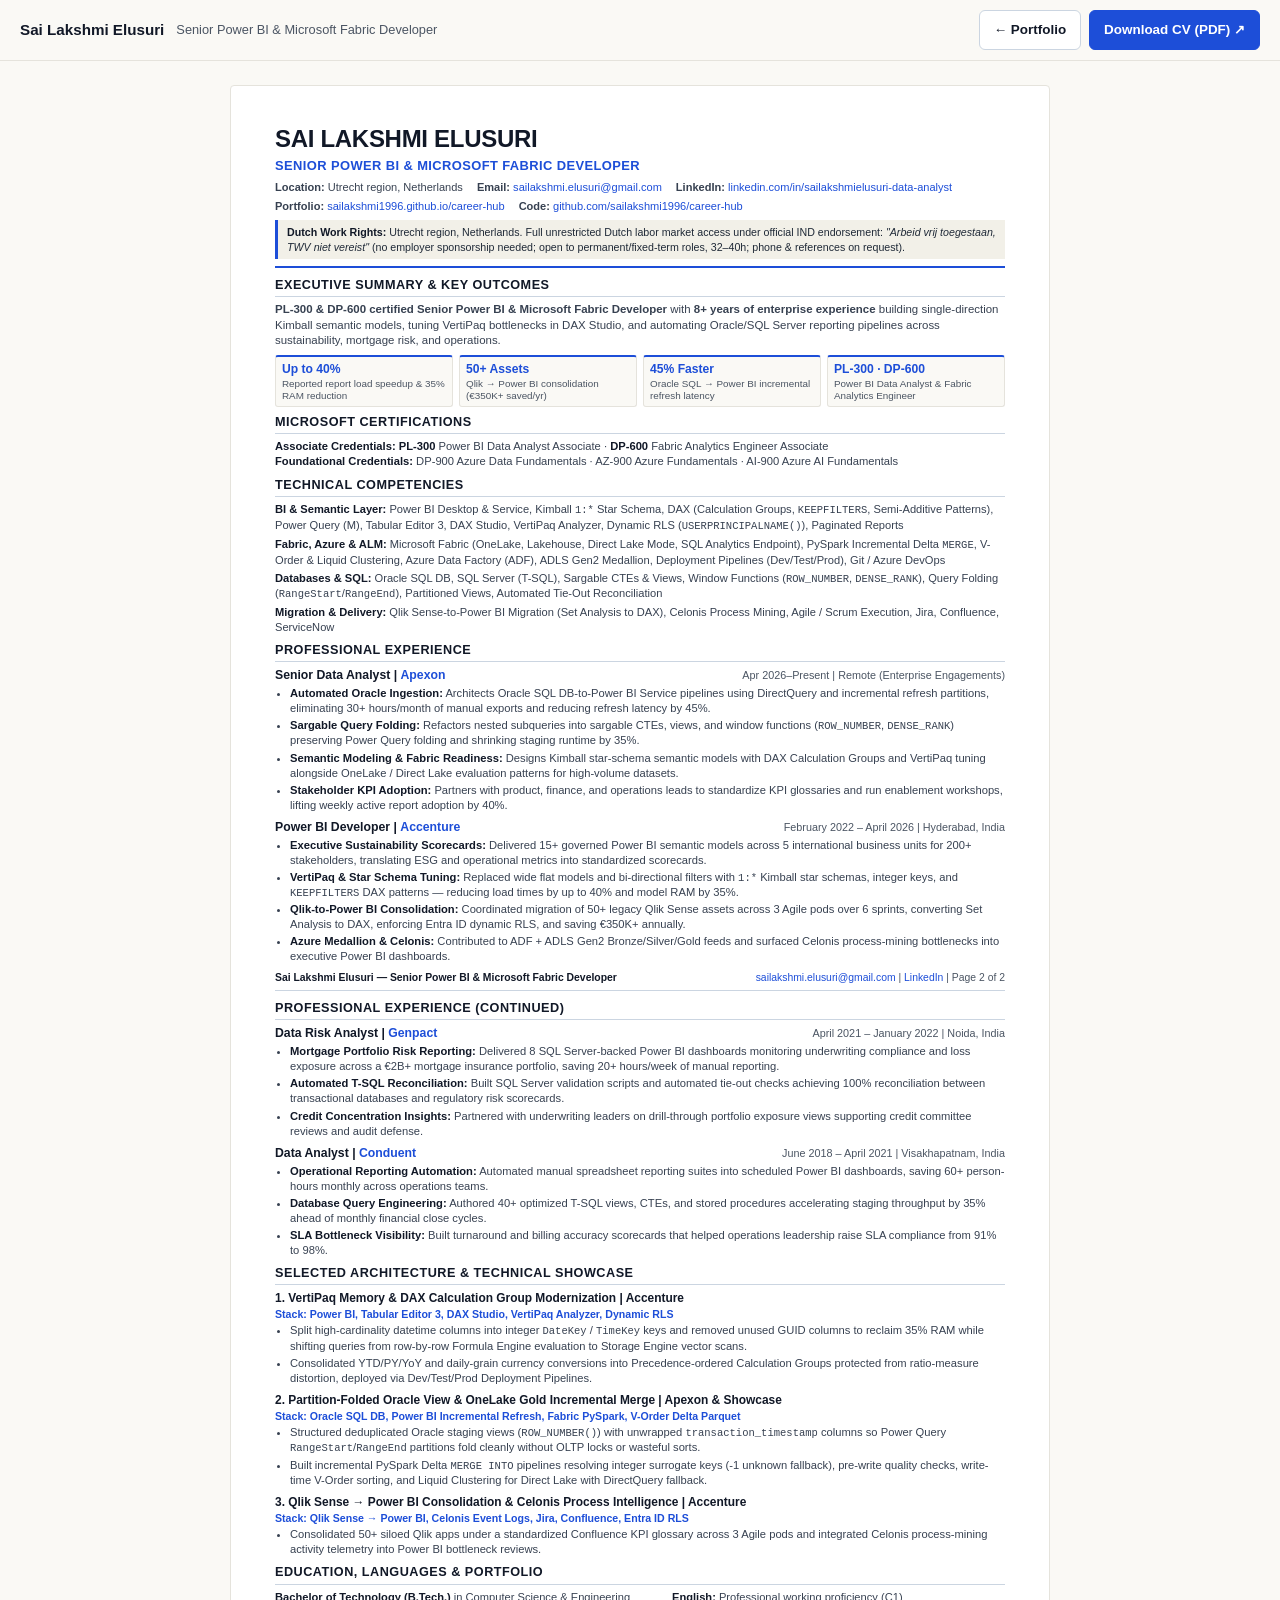
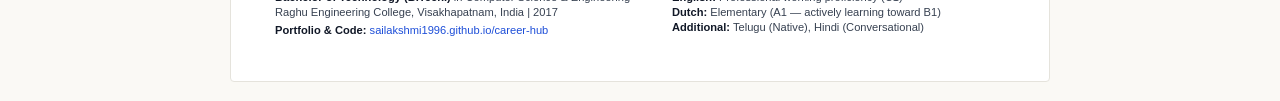
<file: resume.html>
<!DOCTYPE html>
<html lang="en">
<head>
  <meta charset="UTF-8"/>
  <meta name="viewport" content="width=device-width, initial-scale=1.0"/>
  <title>Sai Lakshmi Elusuri — CV | Senior Power BI &amp; Microsoft Fabric Developer</title>
  <style>
    @page {
      size: A4 portrait;
      margin: 10mm 13mm 10mm 13mm;
    }
    *, *::before, *::after {
      box-sizing: border-box;
      margin: 0;
      padding: 0;
    }
    body {
      font-family: -apple-system, BlinkMacSystemFont, "Segoe UI", Roboto, "Helvetica Neue", Arial, sans-serif;
      color: #111827;
      background-color: #FAF9F5;
      font-size: 8.85pt;
      line-height: 1.38;
      -webkit-font-smoothing: antialiased;
    }

    /* Screen Toolbar (Hidden when printing to PDF) */
    .screen-toolbar {
      position: sticky;
      top: 0;
      z-index: 100;
      background: #FAF9F5;
      color: #111827;
      padding: 10px 20px;
      display: flex;
      align-items: center;
      justify-content: space-between;
      flex-wrap: wrap;
      gap: 10px 16px;
      border-bottom: 1px solid #E5E3DC;
    }
    .toolbar-left {
      display: flex;
      align-items: center;
      flex-wrap: wrap;
      gap: 6px 12px;
    }
    .toolbar-title {
      font-size: 0.95rem;
      font-weight: 700;
      color: #111827;
    }
    .toolbar-sub {
      font-size: 0.8rem;
      color: #4B5563;
    }
    .toolbar-right {
      display: flex;
      flex-wrap: wrap;
      gap: 8px;
    }
    .btn {
      display: inline-flex;
      align-items: center;
      justify-content: center;
      min-height: 40px;
      gap: 6px;
      padding: 6px 14px;
      border-radius: 6px;
      font-size: 0.84rem;
      font-weight: 600;
      text-decoration: none;
      white-space: nowrap;
      border: 1px solid #CBD5E1;
    }
    .btn-primary {
      background: #1D4ED8;
      border-color: #1D4ED8;
      color: #FFFFFF;
    }
    .btn-secondary {
      background: #FFFFFF;
      color: #111827;
    }

    /* CV Paper Sheet */
    .cv-wrapper {
      max-width: 820px;
      margin: 24px auto;
      background: #FFFFFF;
      padding: 36px 44px;
      border: 1px solid #E5E3DC;
      border-radius: 4px;
    }

    header.main-header {
      border-bottom: 2px solid #1D4ED8;
      padding-bottom: 7px;
      margin-bottom: 9px;
    }
    h1 {
      font-size: 18pt;
      font-weight: 700;
      color: #111827;
      letter-spacing: -0.3px;
      text-transform: uppercase;
      margin-bottom: 2px;
    }
    .target-title {
      font-size: 9.7pt;
      font-weight: 600;
      color: #1D4ED8;
      text-transform: uppercase;
      letter-spacing: 0.4px;
      margin-bottom: 5px;
    }
    .contact-info {
      font-size: 8.3pt;
      color: #374151;
      display: flex;
      flex-wrap: wrap;
      gap: 4px 14px;
      align-items: center;
    }
    .contact-info a {
      color: #1D4ED8;
      text-decoration: none;
    }
    .auth-banner {
      margin-top: 6px;
      padding: 5px 9px;
      background-color: #F2F0E8;
      border-left: 3px solid #1D4ED8;
      font-size: 8pt;
      color: #1F2937;
      line-height: 1.32;
    }
    .auth-banner strong {
      color: #111827;
    }

    section {
      margin-bottom: 7px;
    }
    h2 {
      font-size: 9.5pt;
      font-weight: 700;
      color: #111827;
      text-transform: uppercase;
      letter-spacing: 0.5px;
      border-bottom: 1px solid #CBD5E1;
      padding-bottom: 2px;
      margin-bottom: 5px;
      break-after: avoid;
      page-break-after: avoid;
    }

    .summary p {
      color: #374151;
      font-size: 8.6pt;
      line-height: 1.36;
    }

    .impact-strip {
      display: grid;
      grid-template-columns: repeat(4, 1fr);
      gap: 6px;
      margin-top: 6px;
    }
    .impact-box {
      background: #FAF9F5;
      border: 1px solid #E5E3DC;
      border-top: 2px solid #1D4ED8;
      padding: 4px 6px;
      border-radius: 3px;
    }
    .impact-num {
      font-size: 9.1pt;
      font-weight: 700;
      color: #1D4ED8;
    }
    .impact-lbl {
      font-size: 7.4pt;
      color: #4B5563;
      line-height: 1.22;
    }

    .certs-row {
      font-size: 8.4pt;
      color: #374151;
      line-height: 1.36;
    }
    .certs-row strong {
      color: #111827;
    }

    .skills-list {
      display: flex;
      flex-direction: column;
      gap: 3px;
      font-size: 8.35pt;
      break-inside: avoid;
      page-break-inside: avoid;
    }
    .skill-group {
      color: #374151;
      line-height: 1.32;
    }
    .skill-group strong {
      color: #111827;
    }

    .job {
      margin-bottom: 6px;
      break-inside: avoid;
      page-break-inside: avoid;
    }
    .job-header {
      display: flex;
      justify-content: space-between;
      align-items: baseline;
      margin-bottom: 2px;
      break-after: avoid;
      page-break-after: avoid;
    }
    .job-title-company {
      font-size: 9.2pt;
      font-weight: 700;
      color: #111827;
    }
    .job-company {
      color: #1D4ED8;
      font-weight: 600;
    }
    .job-meta {
      font-size: 8.1pt;
      color: #4B5563;
      text-align: right;
      white-space: nowrap;
    }
    ul.job-bullets {
      margin-left: 15px;
      margin-top: 2px;
      list-style-type: disc;
    }
    ul.job-bullets li {
      font-size: 8.4pt;
      color: #374151;
      margin-bottom: 2.2px;
      line-height: 1.34;
    }
    ul.job-bullets li strong {
      color: #111827;
    }
    code {
      font-family: ui-monospace, "SF Mono", Menlo, Consolas, monospace;
      font-size: 7.9pt;
    }

    .page-break {
      page-break-before: always;
      break-before: page;
    }
    .running-header {
      display: flex;
      justify-content: space-between;
      align-items: center;
      gap: 12px;
      border-bottom: 1px solid #CBD5E1;
      padding-bottom: 4px;
      margin-bottom: 9px;
      font-size: 7.8pt;
      color: #4B5563;
    }
    .running-header a {
      color: #1D4ED8;
      text-decoration: none;
    }
    .running-header-name {
      font-weight: 700;
      color: #111827;
      white-space: nowrap;
    }
    .running-header-meta {
      white-space: nowrap;
    }

    .project-item {
      margin-bottom: 6.5px;
      break-inside: avoid;
      page-break-inside: avoid;
    }
    .project-title {
      font-size: 8.95pt;
      font-weight: 700;
      color: #111827;
    }
    .project-tech {
      font-size: 7.95pt;
      color: #1D4ED8;
      font-weight: 600;
      margin-bottom: 1.5px;
    }

    .two-col-grid {
      display: grid;
      grid-template-columns: 1.15fr 1fr;
      gap: 14px;
      font-size: 8.35pt;
    }
    .edu-block, .lang-block {
      color: #374151;
      line-height: 1.36;
    }
    .edu-block strong, .lang-block strong {
      color: #111827;
    }

    @media (max-width: 768px) {
      .toolbar-sub { display: none; }
      .cv-wrapper { margin: 12px; padding: 20px 18px; }
      .impact-strip { grid-template-columns: repeat(2, 1fr); }
      .job-header { flex-direction: column; gap: 2px; }
      .job-meta { white-space: normal; text-align: left; }
      .two-col-grid { grid-template-columns: 1fr; }
      .running-header { flex-wrap: wrap; }
      .running-header-name, .running-header-meta { white-space: normal; }
    }

    @media print {
      body { background-color: #FFFFFF; }
      .screen-toolbar { display: none !important; }
      .cv-wrapper {
        margin: 0;
        padding: 0;
        border: none;
        box-shadow: none;
        max-width: 100%;
      }
    }
  </style>
</head>
<body>

  <nav class="screen-toolbar" aria-label="Resume options">
    <div class="toolbar-left">
      <div class="toolbar-title">Sai Lakshmi Elusuri</div>
      <div class="toolbar-sub">Senior Power BI &amp; Microsoft Fabric Developer</div>
    </div>
    <div class="toolbar-right">
      <a href="index.html" class="btn btn-secondary">← Portfolio</a>
      <a href="Sai_Lakshmi_Elusuri_CV.pdf" target="_blank" rel="noopener" class="btn btn-primary">Download CV (PDF) ↗</a>
    </div>
  </nav>

  <main class="cv-wrapper">

    <!-- PAGE 1 -->
    <header class="main-header">
      <h1>Sai Lakshmi Elusuri</h1>
      <div class="target-title">Senior Power BI &amp; Microsoft Fabric Developer</div>
      <div class="contact-info">
        <span><strong>Location:</strong> Utrecht region, Netherlands</span>
        <span><strong>Email:</strong> <a href="mailto:sailakshmi.elusuri@gmail.com">sailakshmi.elusuri@gmail.com</a></span>
        <span><strong>LinkedIn:</strong> <a href="https://www.linkedin.com/in/sailakshmielusuri-data-analyst/" target="_blank" rel="noopener">linkedin.com/in/sailakshmielusuri-data-analyst</a></span>
        <span><strong>Portfolio:</strong> <a href="https://sailakshmi1996.github.io/career-hub/" target="_blank" rel="noopener">sailakshmi1996.github.io/career-hub</a></span>
        <span><strong>Code:</strong> <a href="https://github.com/sailakshmi1996/career-hub/tree/main/technical-showcase" target="_blank" rel="noopener">github.com/sailakshmi1996/career-hub</a></span>
      </div>
      <div class="auth-banner">
        <strong>Dutch Work Rights:</strong> Utrecht region, Netherlands. Full unrestricted Dutch labor market access under official IND endorsement: <em>"Arbeid vrij toegestaan, TWV niet vereist"</em> (no employer sponsorship needed; open to permanent/fixed-term roles, 32–40h; phone &amp; references on request).
      </div>
    </header>

    <section class="summary">
      <h2>Executive Summary &amp; Key Outcomes</h2>
      <p>
        <strong>PL-300 &amp; DP-600 certified Senior Power BI &amp; Microsoft Fabric Developer</strong> with <strong>8+ years of enterprise experience</strong> building single-direction Kimball semantic models, tuning VertiPaq bottlenecks in DAX Studio, and automating Oracle/SQL Server reporting pipelines across sustainability, mortgage risk, and operations.
      </p>
      <div class="impact-strip">
        <div class="impact-box">
          <div class="impact-num">Up to 40%</div>
          <div class="impact-lbl">Reported report load speedup &amp; 35% RAM reduction</div>
        </div>
        <div class="impact-box">
          <div class="impact-num">50+ Assets</div>
          <div class="impact-lbl">Qlik → Power BI consolidation (€350K+ saved/yr)</div>
        </div>
        <div class="impact-box">
          <div class="impact-num">45% Faster</div>
          <div class="impact-lbl">Oracle SQL → Power BI incremental refresh latency</div>
        </div>
        <div class="impact-box">
          <div class="impact-num">PL-300 · DP-600</div>
          <div class="impact-lbl">Power BI Data Analyst &amp; Fabric Analytics Engineer</div>
        </div>
      </div>
    </section>

    <section class="certifications">
      <h2>Microsoft Certifications</h2>
      <div class="certs-row">
        <div><strong>Associate Credentials:</strong> <strong>PL-300</strong> Power BI Data Analyst Associate · <strong>DP-600</strong> Fabric Analytics Engineer Associate</div>
        <div><strong>Foundational Credentials:</strong> DP-900 Azure Data Fundamentals · AZ-900 Azure Fundamentals · AI-900 Azure AI Fundamentals</div>
      </div>
    </section>

    <section class="skills">
      <h2>Technical Competencies</h2>
      <div class="skills-list">
        <div class="skill-group">
          <strong>BI &amp; Semantic Layer:</strong> Power BI Desktop &amp; Service, Kimball <code>1:*</code> Star Schema, DAX (Calculation Groups, <code>KEEPFILTERS</code>, Semi-Additive Patterns), Power Query (M), Tabular Editor 3, DAX Studio, VertiPaq Analyzer, Dynamic RLS (<code>USERPRINCIPALNAME()</code>), Paginated Reports
        </div>
        <div class="skill-group">
          <strong>Fabric, Azure &amp; ALM:</strong> Microsoft Fabric (OneLake, Lakehouse, Direct Lake Mode, SQL Analytics Endpoint), PySpark Incremental Delta <code>MERGE</code>, V-Order &amp; Liquid Clustering, Azure Data Factory (ADF), ADLS Gen2 Medallion, Deployment Pipelines (Dev/Test/Prod), Git / Azure DevOps
        </div>
        <div class="skill-group">
          <strong>Databases &amp; SQL:</strong> Oracle SQL DB, SQL Server (T-SQL), Sargable CTEs &amp; Views, Window Functions (<code>ROW_NUMBER</code>, <code>DENSE_RANK</code>), Query Folding (<code>RangeStart</code>/<code>RangeEnd</code>), Partitioned Views, Automated Tie-Out Reconciliation
        </div>
        <div class="skill-group">
          <strong>Migration &amp; Delivery:</strong> Qlik Sense-to-Power BI Migration (Set Analysis to DAX), Celonis Process Mining, Agile / Scrum Execution, Jira, Confluence, ServiceNow
        </div>
      </div>
    </section>

    <section class="experience">
      <h2>Professional Experience</h2>

      <div class="job">
        <div class="job-header">
          <span class="job-title-company">Senior Data Analyst | <span class="job-company">Apexon</span></span>
          <span class="job-meta">Apr 2026–Present | Remote (Enterprise Engagements)</span>
        </div>
        <ul class="job-bullets">
          <li><strong>Automated Oracle Ingestion:</strong> Architects Oracle SQL DB-to-Power BI Service pipelines using DirectQuery and incremental refresh partitions, eliminating 30+ hours/month of manual exports and reducing refresh latency by 45%.</li>
          <li><strong>Sargable Query Folding:</strong> Refactors nested subqueries into sargable CTEs, views, and window functions (<code>ROW_NUMBER</code>, <code>DENSE_RANK</code>) preserving Power Query folding and shrinking staging runtime by 35%.</li>
          <li><strong>Semantic Modeling &amp; Fabric Readiness:</strong> Designs Kimball star-schema semantic models with DAX Calculation Groups and VertiPaq tuning alongside OneLake / Direct Lake evaluation patterns for high-volume datasets.</li>
          <li><strong>Stakeholder KPI Adoption:</strong> Partners with product, finance, and operations leads to standardize KPI glossaries and run enablement workshops, lifting weekly active report adoption by 40%.</li>
        </ul>
      </div>

      <div class="job">
        <div class="job-header">
          <span class="job-title-company">Power BI Developer | <span class="job-company">Accenture</span></span>
          <span class="job-meta">February 2022 – April 2026 | Hyderabad, India</span>
        </div>
        <ul class="job-bullets">
          <li><strong>Executive Sustainability Scorecards:</strong> Delivered 15+ governed Power BI semantic models across 5 international business units for 200+ stakeholders, translating ESG and operational metrics into standardized scorecards.</li>
          <li><strong>VertiPaq &amp; Star Schema Tuning:</strong> Replaced wide flat models and bi-directional filters with <code>1:*</code> Kimball star schemas, integer keys, and <code>KEEPFILTERS</code> DAX patterns — reducing load times by up to 40% and model RAM by 35%.</li>
          <li><strong>Qlik-to-Power BI Consolidation:</strong> Coordinated migration of 50+ legacy Qlik Sense assets across 3 Agile pods over 6 sprints, converting Set Analysis to DAX, enforcing Entra ID dynamic RLS, and saving €350K+ annually.</li>
          <li><strong>Azure Medallion &amp; Celonis:</strong> Contributed to ADF + ADLS Gen2 Bronze/Silver/Gold feeds and surfaced Celonis process-mining bottlenecks into executive Power BI dashboards.</li>
        </ul>
      </div>
    </section>

    <div class="page-break"></div>

    <!-- RUNNING HEADER PAGE 2 -->
    <div class="running-header">
      <div class="running-header-name">Sai Lakshmi Elusuri — Senior Power BI &amp; Microsoft Fabric Developer</div>
      <div class="running-header-meta">
        <a href="mailto:sailakshmi.elusuri@gmail.com">sailakshmi.elusuri@gmail.com</a> |
        <a href="https://www.linkedin.com/in/sailakshmielusuri-data-analyst/" target="_blank" rel="noopener">LinkedIn</a> |
        <span>Page 2 of 2</span>
      </div>
    </div>

    <section class="experience">
      <h2>Professional Experience (Continued)</h2>

      <div class="job">
        <div class="job-header">
          <span class="job-title-company">Data Risk Analyst | <span class="job-company">Genpact</span></span>
          <span class="job-meta">April 2021 – January 2022 | Noida, India</span>
        </div>
        <ul class="job-bullets">
          <li><strong>Mortgage Portfolio Risk Reporting:</strong> Delivered 8 SQL Server-backed Power BI dashboards monitoring underwriting compliance and loss exposure across a €2B+ mortgage insurance portfolio, saving 20+ hours/week of manual reporting.</li>
          <li><strong>Automated T-SQL Reconciliation:</strong> Built SQL Server validation scripts and automated tie-out checks achieving 100% reconciliation between transactional databases and regulatory risk scorecards.</li>
          <li><strong>Credit Concentration Insights:</strong> Partnered with underwriting leaders on drill-through portfolio exposure views supporting credit committee reviews and audit defense.</li>
        </ul>
      </div>

      <div class="job">
        <div class="job-header">
          <span class="job-title-company">Data Analyst | <span class="job-company">Conduent</span></span>
          <span class="job-meta">June 2018 – April 2021 | Visakhapatnam, India</span>
        </div>
        <ul class="job-bullets">
          <li><strong>Operational Reporting Automation:</strong> Automated manual spreadsheet reporting suites into scheduled Power BI dashboards, saving 60+ person-hours monthly across operations teams.</li>
          <li><strong>Database Query Engineering:</strong> Authored 40+ optimized T-SQL views, CTEs, and stored procedures accelerating staging throughput by 35% ahead of monthly financial close cycles.</li>
          <li><strong>SLA Bottleneck Visibility:</strong> Built turnaround and billing accuracy scorecards that helped operations leadership raise SLA compliance from 91% to 98%.</li>
        </ul>
      </div>
    </section>

    <section class="projects">
      <h2>Selected Architecture &amp; Technical Showcase</h2>

      <div class="project-item">
        <div class="project-title">1. VertiPaq Memory &amp; DAX Calculation Group Modernization | Accenture</div>
        <div class="project-tech">Stack: Power BI, Tabular Editor 3, DAX Studio, VertiPaq Analyzer, Dynamic RLS</div>
        <ul class="job-bullets">
          <li>Split high-cardinality datetime columns into integer <code>DateKey</code> / <code>TimeKey</code> keys and removed unused GUID columns to reclaim 35% RAM while shifting queries from row-by-row Formula Engine evaluation to Storage Engine vector scans.</li>
          <li>Consolidated YTD/PY/YoY and daily-grain currency conversions into Precedence-ordered Calculation Groups protected from ratio-measure distortion, deployed via Dev/Test/Prod Deployment Pipelines.</li>
        </ul>
      </div>

      <div class="project-item">
        <div class="project-title">2. Partition-Folded Oracle View &amp; OneLake Gold Incremental Merge | Apexon &amp; Showcase</div>
        <div class="project-tech">Stack: Oracle SQL DB, Power BI Incremental Refresh, Fabric PySpark, V-Order Delta Parquet</div>
        <ul class="job-bullets">
          <li>Structured deduplicated Oracle staging views (<code>ROW_NUMBER()</code>) with unwrapped <code>transaction_timestamp</code> columns so Power Query <code>RangeStart</code>/<code>RangeEnd</code> partitions fold cleanly without OLTP locks or wasteful sorts.</li>
          <li>Built incremental PySpark Delta <code>MERGE INTO</code> pipelines resolving integer surrogate keys (-1 unknown fallback), pre-write quality checks, write-time V-Order sorting, and Liquid Clustering for Direct Lake with DirectQuery fallback.</li>
        </ul>
      </div>

      <div class="project-item">
        <div class="project-title">3. Qlik Sense → Power BI Consolidation &amp; Celonis Process Intelligence | Accenture</div>
        <div class="project-tech">Stack: Qlik Sense → Power BI, Celonis Event Logs, Jira, Confluence, Entra ID RLS</div>
        <ul class="job-bullets">
          <li>Consolidated 50+ siloed Qlik apps under a standardized Confluence KPI glossary across 3 Agile pods and integrated Celonis process-mining activity telemetry into Power BI bottleneck reviews.</li>
        </ul>
      </div>
    </section>

    <section class="education-languages">
      <h2>Education, Languages &amp; Portfolio</h2>
      <div class="two-col-grid">
        <div class="edu-block">
          <div><strong>Bachelor of Technology (B.Tech.)</strong> in Computer Science &amp; Engineering</div>
          <div>Raghu Engineering College, Visakhapatnam, India | 2017</div>
          <div style="margin-top:3px;"><strong>Portfolio &amp; Code:</strong> <a href="https://sailakshmi1996.github.io/career-hub/" target="_blank" rel="noopener" style="color:#1D4ED8;text-decoration:none;">sailakshmi1996.github.io/career-hub</a></div>
        </div>
        <div class="lang-block">
          <div><strong>English:</strong> Professional working proficiency (C1)</div>
          <div><strong>Dutch:</strong> Elementary (A1 — actively learning toward B1)</div>
          <div><strong>Additional:</strong> Telugu (Native), Hindi (Conversational)</div>
        </div>
      </div>
    </section>

  </main>
</body>
</html>
</file>
<file: shared.css>
/* ═══════════════════════════════════════════════════════════════════════
   EDITORIAL ANALYTICS BRIEF — Sai Lakshmi Elusuri
   shared.css · Direction 1 Design System (Light Alabaster + Dark Charcoal)
   WCAG AA/AAA verified tokens · Zero external CDN requests · 44px+ targets
   ═══════════════════════════════════════════════════════════════════════ */

:root {
  /* Light Palette (Default) */
  --bg-canvas:          #FAF9F5;
  --bg-surface:         #FFFFFF;
  --bg-subtle:          #F2F0E8;
  --ink-primary:        #111827;
  --ink-secondary:      #4B5563;
  --accent-primary:     #1D4ED8;
  --accent-primary-hov: #1E40AF;
  --accent-on-primary:  #FFFFFF;
  --accent-evidence:    #047857;
  --accent-evidence-bg: #ECFDF5;
  --border-hairline:    #E5E3DC;
  --border-strong:      #CBD5E1;

  /* Code & Diagram Surfaces */
  --code-bg:            #0F141C;
  --code-bar:           #171E29;
  --code-fg:            #E5E7EB;
  --code-border:        #263040;
  --svg-bg:             #FFFFFF;
  --svg-node:           #FAF9F5;
  --svg-fact-header:    #1D4ED8;
  --svg-line:           #4B5563;

  /* Local System Typography Stack */
  --font-sans: -apple-system, BlinkMacSystemFont, "Segoe UI", Roboto, "Helvetica Neue", Arial, sans-serif;
  --font-mono: ui-monospace, "SF Mono", Menlo, Monaco, Consolas, "Liberation Mono", monospace;

  /* Layout & Spacing */
  --rail-width:         264px;
  --stream-max:         820px;
  --radius-sm:          6px;
  --radius-md:          10px;
  --space-section:      clamp(2.75rem, 5vw, 4rem);
}

[data-theme="dark"] {
  --bg-canvas:          #0F141C;
  --bg-surface:         #171E29;
  --bg-subtle:          #1D2636;
  --ink-primary:        #F3F4F6;
  --ink-secondary:      #9CA3AF;
  --accent-primary:     #60A5FA;
  --accent-primary-hov: #93C5FD;
  --accent-on-primary:  #0F141C;
  --accent-evidence:    #34D399;
  --accent-evidence-bg: rgba(52, 211, 153, 0.12);
  --border-hairline:    #263040;
  --border-strong:      #374151;

  --code-bg:            #090D14;
  --code-bar:           #121926;
  --code-fg:            #EDF2F7;
  --code-border:        #263040;
  --svg-bg:             #171E29;
  --svg-node:           #0F141C;
  --svg-fact-header:    #2563EB;
  --svg-line:           #9CA3AF;
}

/* ── Reset & Base ── */
*, *::before, *::after {
  box-sizing: border-box;
  margin: 0;
  padding: 0;
}

html {
  font-size: 16px;
  scroll-behavior: smooth;
  background: var(--bg-canvas);
  color: var(--ink-primary);
}

section, [id] {
  scroll-margin-top: 76px;
  scroll-padding-top: 76px;
}

@media (min-width: 1024px) {
  section, [id] {
    scroll-margin-top: 32px;
    scroll-padding-top: 32px;
  }
}

:focus-visible {
  outline: 2px solid var(--accent-primary);
  outline-offset: 2px;
}

@media (prefers-reduced-motion: reduce) {
  html { scroll-behavior: auto; }
  *, *::before, *::after {
    animation: none !important;
    transition: none !important;
    scroll-behavior: auto !important;
  }
}

body {
  font-family: var(--font-sans);
  background: var(--bg-canvas);
  color: var(--ink-primary);
  font-size: 1rem;
  line-height: 1.6;
  overflow-x: hidden;
  overflow-wrap: break-word;
  -webkit-font-smoothing: antialiased;
  -moz-osx-font-smoothing: grayscale;
}

a {
  color: inherit;
  text-decoration: none;
}

img, svg {
  max-width: 100%;
  height: auto;
  display: block;
}

/* ── Accessibility Utilities ── */
.skip-link {
  position: absolute;
  left: -9999px;
  top: 8px;
  z-index: 2000;
  background: var(--accent-primary);
  color: var(--accent-on-primary);
  padding: 10px 16px;
  border-radius: var(--radius-sm);
  font-weight: 600;
  font-size: 0.9rem;
}

.skip-link:focus {
  left: 16px;
}

.sr-only {
  position: absolute;
  width: 1px;
  height: 1px;
  padding: 0;
  margin: -1px;
  overflow: hidden;
  clip: rect(0, 0, 0, 0);
  white-space: nowrap;
  border: 0;
}

/* ── Mobile Header (< 1024px) ── */
.mobile-topbar {
  display: none;
  position: sticky;
  top: 0;
  z-index: 600;
  background: var(--bg-canvas);
  border-bottom: 1px solid var(--border-hairline);
}

.mobile-topbar-inner {
  display: flex;
  align-items: center;
  justify-content: space-between;
  gap: 12px;
  padding: 6px 16px;
  min-height: 56px;
}

.mobile-brand {
  display: inline-flex;
  align-items: center;
  gap: 10px;
  font-weight: 700;
  font-size: 0.96rem;
  color: var(--ink-primary);
  min-height: 44px;
  white-space: nowrap;
}

.mobile-actions {
  display: flex;
  align-items: center;
  gap: 8px;
}

.mobile-cv-link {
  display: inline-flex;
  align-items: center;
  justify-content: center;
  min-height: 44px;
  padding: 0 14px;
  background: var(--accent-primary);
  color: var(--accent-on-primary);
  font-size: 0.85rem;
  font-weight: 600;
  border-radius: var(--radius-sm);
  white-space: nowrap;
}

.nav-toggle {
  display: inline-flex;
  align-items: center;
  justify-content: center;
  min-width: 44px;
  min-height: 44px;
  background: var(--bg-surface);
  border: 1px solid var(--border-hairline);
  border-radius: var(--radius-sm);
  color: var(--ink-primary);
  cursor: pointer;
}

.mobile-drawer {
  display: none;
  border-top: 1px solid var(--border-hairline);
  background: var(--bg-canvas);
  padding: 12px 16px 18px;
}

.mobile-drawer.open {
  display: block;
}

.mobile-nav-list {
  list-style: none;
  display: flex;
  flex-direction: column;
  gap: 2px;
}

.mobile-nav-link {
  display: flex;
  align-items: center;
  justify-content: space-between;
  min-height: 44px;
  padding: 8px 4px;
  font-size: 0.96rem;
  font-weight: 500;
  color: var(--ink-primary);
  border-bottom: 1px solid var(--border-hairline);
}

.mobile-drawer-footer {
  display: flex;
  align-items: center;
  justify-content: space-between;
  gap: 12px;
  margin-top: 12px;
}

/* ── Desktop Asymmetric Shell ── */
.editorial-shell {
  max-width: 1180px;
  margin: 0 auto;
  padding: 44px 32px 72px;
  display: grid;
  grid-template-columns: var(--rail-width) minmax(0, 1fr);
  gap: 56px;
  align-items: start;
}

/* Sticky Left Rail */
.editorial-rail {
  position: sticky;
  top: 32px;
  display: flex;
  flex-direction: column;
  gap: 22px;
  padding-right: 24px;
  border-right: 1px solid var(--border-hairline);
}

.brand-row {
  display: flex;
  align-items: center;
  gap: 12px;
}

.brand-mark {
  width: 34px;
  height: 34px;
  border-radius: var(--radius-sm);
  background: var(--ink-primary);
  color: var(--bg-canvas);
  display: inline-flex;
  align-items: center;
  justify-content: center;
  font-family: var(--font-mono);
  font-size: 0.82rem;
  font-weight: 700;
  flex-shrink: 0;
}

.rail-name {
  font-size: 1.04rem;
  font-weight: 700;
  letter-spacing: -0.01em;
  color: var(--ink-primary);
  line-height: 1.2;
}

.rail-role {
  font-size: 0.84rem;
  color: var(--ink-secondary);
  line-height: 1.4;
  margin-top: 2px;
}

.rail-meta {
  border-top: 1px solid var(--border-hairline);
  border-bottom: 1px solid var(--border-hairline);
  padding: 14px 0;
  display: flex;
  flex-direction: column;
  gap: 8px;
  font-size: 0.84rem;
}

.rail-meta-row {
  display: flex;
  justify-content: space-between;
  gap: 8px;
  color: var(--ink-secondary);
}

.rail-meta-row strong {
  color: var(--ink-primary);
  font-weight: 600;
  text-align: right;
}

.rail-nav-list {
  list-style: none;
  display: flex;
  flex-direction: column;
  gap: 2px;
}

.rail-nav-link {
  display: flex;
  align-items: center;
  gap: 10px;
  min-height: 44px;
  padding: 6px 8px;
  border-radius: var(--radius-sm);
  font-size: 0.9rem;
  font-weight: 500;
  color: var(--ink-secondary);
  transition: color 0.14s ease, background 0.14s ease;
}

.rail-nav-link:hover,
.rail-nav-link.active {
  color: var(--ink-primary);
  background: var(--bg-subtle);
  font-weight: 600;
}

.rail-nav-link.active .rail-num {
  color: var(--accent-primary);
}

.rail-num {
  font-family: var(--font-mono);
  font-size: 0.78rem;
  color: var(--ink-secondary);
}

.rail-cta-stack {
  display: flex;
  flex-direction: column;
  gap: 10px;
}

.rail-links-row {
  display: flex;
  align-items: center;
  justify-content: space-between;
  gap: 8px;
  flex-wrap: wrap;
}

.rail-text-link {
  display: inline-flex;
  align-items: center;
  min-height: 44px;
  font-size: 0.85rem;
  font-weight: 600;
  color: var(--accent-primary);
}

.rail-text-link:hover {
  text-decoration: underline;
}

/* Buttons */
.btn {
  display: inline-flex;
  align-items: center;
  justify-content: center;
  gap: 8px;
  min-height: 44px;
  padding: 10px 18px;
  border-radius: var(--radius-sm);
  font-family: var(--font-sans);
  font-size: 0.92rem;
  font-weight: 600;
  border: 1px solid transparent;
  cursor: pointer;
  white-space: nowrap;
  transition: background 0.14s ease, border-color 0.14s ease, color 0.14s ease;
}

.btn-primary {
  background: var(--accent-primary);
  color: var(--accent-on-primary);
}

.btn-primary:hover {
  background: var(--accent-primary-hov);
}

.btn-secondary {
  background: var(--bg-surface);
  color: var(--ink-primary);
  border-color: var(--border-strong);
}

.btn-secondary:hover {
  border-color: var(--accent-primary);
  color: var(--accent-primary);
}

.btn-theme {
  display: inline-flex;
  align-items: center;
  justify-content: center;
  gap: 6px;
  min-height: 44px;
  padding: 6px 12px;
  border-radius: var(--radius-sm);
  background: var(--bg-surface);
  border: 1px solid var(--border-hairline);
  color: var(--ink-secondary);
  font-family: var(--font-sans);
  font-size: 0.82rem;
  font-weight: 600;
  cursor: pointer;
}

.btn-theme:hover {
  color: var(--ink-primary);
  border-color: var(--border-strong);
}

/* ── Main Editorial Stream ── */
.editorial-main {
  max-width: var(--stream-max);
  min-width: 0;
}

.editorial-section {
  padding-bottom: var(--space-section);
  margin-bottom: var(--space-section);
  border-bottom: 1px solid var(--border-hairline);
}

.editorial-section:last-of-type {
  border-bottom: none;
  margin-bottom: 0;
  padding-bottom: 24px;
}

/* Hero Section */
.eyebrow-mono {
  font-family: var(--font-mono);
  font-size: 0.78rem;
  font-weight: 600;
  letter-spacing: 0.06em;
  text-transform: uppercase;
  color: var(--accent-primary);
  margin-bottom: 10px;
}

.hero-h1 {
  font-size: clamp(2rem, 3.6vw, 2.75rem);
  font-weight: 700;
  letter-spacing: -0.025em;
  line-height: 1.12;
  color: var(--ink-primary);
  margin-bottom: 14px;
}

.hero-lead {
  font-size: 1.08rem;
  color: var(--ink-primary);
  line-height: 1.58;
  max-width: 65ch;
  margin-bottom: 14px;
}

.hero-sub {
  font-size: 0.96rem;
  color: var(--ink-secondary);
  line-height: 1.62;
  max-width: 65ch;
  margin-bottom: 18px;
}

.availability-strip {
  padding: 12px 14px;
  background: var(--bg-subtle);
  border-left: 3px solid var(--accent-primary);
  border-radius: 0 var(--radius-sm) var(--radius-sm) 0;
  font-size: 0.88rem;
  color: var(--ink-primary);
  line-height: 1.5;
  margin-bottom: 20px;
}

.availability-strip strong {
  font-weight: 600;
}

.hero-cta-row {
  display: flex;
  flex-wrap: wrap;
  align-items: center;
  gap: 12px;
  margin-bottom: 28px;
}

.inline-action-link {
  display: inline-flex;
  align-items: center;
  min-height: 44px;
  padding: 0 6px;
  font-size: 0.9rem;
  font-weight: 600;
  color: var(--accent-primary);
}

.inline-action-link:hover {
  text-decoration: underline;
}

/* Typographic Outcome Ledger (No SaaS Cards) */
.outcome-ledger {
  display: grid;
  grid-template-columns: repeat(3, 1fr);
  border-top: 1px solid var(--border-hairline);
  border-bottom: 1px solid var(--border-hairline);
}

.ledger-cell {
  padding: 18px 18px 18px 0;
  border-right: 1px solid var(--border-hairline);
}

.ledger-cell:not(:first-child) {
  padding-left: 18px;
}

.ledger-cell:last-child {
  border-right: none;
  padding-right: 0;
}

.ledger-val {
  font-size: 1.45rem;
  font-weight: 700;
  letter-spacing: -0.02em;
  color: var(--ink-primary);
  font-variant-numeric: tabular-nums;
  line-height: 1.15;
}

.ledger-lbl {
  font-size: 0.86rem;
  font-weight: 600;
  color: var(--accent-evidence);
  margin-top: 4px;
}

.ledger-note {
  font-size: 0.82rem;
  color: var(--ink-secondary);
  margin-top: 4px;
  line-height: 1.45;
}

.ledger-footnote {
  font-size: 0.78rem;
  color: var(--ink-secondary);
  margin-top: 10px;
}

/* Section Headers */
.sec-head {
  margin-bottom: 26px;
}

.sec-title {
  font-size: clamp(1.38rem, 2.2vw, 1.7rem);
  font-weight: 700;
  letter-spacing: -0.02em;
  line-height: 1.2;
  color: var(--ink-primary);
  margin-bottom: 8px;
}

.sec-intro {
  font-size: 0.96rem;
  color: var(--ink-secondary);
  max-width: 65ch;
  line-height: 1.6;
}

/* ── Case Files (01 Selected Work) ── */
.case-files-stack {
  display: flex;
  flex-direction: column;
  gap: 36px;
}

.case-file {
  background: var(--bg-surface);
  border: 1px solid var(--border-hairline);
  border-radius: var(--radius-md);
  padding: 26px;
}

.case-meta-row {
  display: flex;
  align-items: center;
  justify-content: space-between;
  flex-wrap: wrap;
  gap: 8px 14px;
  margin-bottom: 10px;
}

.case-domain {
  font-family: var(--font-mono);
  font-size: 0.76rem;
  font-weight: 600;
  text-transform: uppercase;
  letter-spacing: 0.05em;
  color: var(--accent-primary);
}

.case-outcome-pill {
  font-family: var(--font-mono);
  font-size: 0.76rem;
  font-weight: 600;
  color: var(--accent-evidence);
  background: var(--accent-evidence-bg);
  padding: 3px 10px;
  border-radius: var(--radius-sm);
}

.case-title {
  font-size: 1.22rem;
  font-weight: 700;
  letter-spacing: -0.015em;
  color: var(--ink-primary);
  line-height: 1.28;
  margin-bottom: 16px;
}

.case-narrative {
  display: grid;
  grid-template-columns: repeat(2, 1fr);
  gap: 14px 24px;
  margin-bottom: 20px;
}

.case-block-label {
  font-family: var(--font-mono);
  font-size: 0.74rem;
  font-weight: 600;
  text-transform: uppercase;
  letter-spacing: 0.05em;
  color: var(--ink-secondary);
  margin-bottom: 4px;
}

.case-block-text {
  font-size: 0.92rem;
  color: var(--ink-primary);
  line-height: 1.56;
}

.case-block--full {
  grid-column: 1 / -1;
}

/* Evidence Tabs inside Case File */
.evidence-plate {
  border-top: 1px solid var(--border-hairline);
  padding-top: 16px;
}

.evidence-tabbar {
  display: flex;
  align-items: center;
  justify-content: space-between;
  flex-wrap: wrap;
  gap: 10px;
  margin-bottom: 14px;
}

.evidence-tabs {
  display: flex;
  flex-wrap: wrap;
  gap: 6px;
}

.evidence-tab {
  min-height: 44px;
  padding: 8px 14px;
  border-radius: var(--radius-sm);
  border: 1px solid var(--border-hairline);
  background: var(--bg-canvas);
  color: var(--ink-secondary);
  font-family: var(--font-sans);
  font-size: 0.85rem;
  font-weight: 600;
  cursor: pointer;
  transition: background 0.14s ease, color 0.14s ease, border-color 0.14s ease;
}

.evidence-tab:hover {
  color: var(--ink-primary);
  border-color: var(--border-strong);
}

.evidence-tab[aria-selected="true"] {
  background: var(--accent-primary);
  color: var(--accent-on-primary);
  border-color: var(--accent-primary);
}

.evidence-repo-link {
  display: inline-flex;
  align-items: center;
  min-height: 44px;
  font-family: var(--font-mono);
  font-size: 0.8rem;
  font-weight: 600;
  color: var(--accent-primary);
}

.evidence-repo-link:hover {
  text-decoration: underline;
}

.evidence-panel {
  display: none;
}

.evidence-panel.active {
  display: block;
}

/* Synthetic Visual Preview Slot */
.visual-slot {
  border: 1px solid var(--border-hairline);
  border-radius: var(--radius-sm);
  background: var(--bg-canvas);
  overflow: hidden;
}

.visual-slot-bar {
  display: flex;
  align-items: center;
  justify-content: space-between;
  flex-wrap: wrap;
  gap: 8px;
  padding: 10px 14px;
  border-bottom: 1px solid var(--border-hairline);
  background: var(--bg-subtle);
  font-size: 0.8rem;
}

.slot-tag {
  font-family: var(--font-mono);
  font-size: 0.74rem;
  font-weight: 600;
  color: var(--accent-primary);
}

.zoom-btn {
  min-height: 44px;
  padding: 6px 12px;
  border-radius: var(--radius-sm);
  border: 1px solid var(--border-strong);
  background: var(--bg-surface);
  color: var(--ink-primary);
  font-family: var(--font-sans);
  font-size: 0.8rem;
  font-weight: 600;
  cursor: pointer;
}

.zoom-btn:hover {
  border-color: var(--accent-primary);
  color: var(--accent-primary);
}

.visual-canvas-frame {
  padding: 16px;
  background: var(--svg-bg);
}

.visual-slot-caption {
  padding: 10px 14px;
  border-top: 1px solid var(--border-hairline);
  font-size: 0.82rem;
  color: var(--ink-secondary);
}

/* Code & Trace Blocks */
.code-diff-grid {
  display: grid;
  grid-template-columns: repeat(2, minmax(0, 1fr));
  gap: 12px;
  margin-bottom: 12px;
}

.code-block-wrap {
  background: var(--code-bg);
  border: 1px solid var(--code-border);
  border-radius: var(--radius-sm);
  overflow: hidden;
  min-width: 0;
}

.code-block-bar {
  display: flex;
  align-items: center;
  justify-content: space-between;
  gap: 8px;
  padding: 8px 12px;
  background: var(--code-bar);
  border-bottom: 1px solid var(--code-border);
  font-family: var(--font-mono);
  font-size: 0.75rem;
  color: #D1D5DB;
}

.code-label-slow { color: #FCA5A5; font-weight: 600; }
.code-label-fast { color: #6EE7B7; font-weight: 600; }

.copy-code-btn {
  min-height: 44px;
  min-width: 44px;
  padding: 6px 12px;
  border-radius: 4px;
  border: 1px solid #374151;
  background: #1F2937;
  color: #F3F4F6;
  font-family: var(--font-mono);
  font-size: 0.74rem;
  white-space: nowrap;
  flex-shrink: 0;
  cursor: pointer;
}

.copy-code-btn:hover {
  border-color: #60A5FA;
}

.code-pre {
  margin: 0;
  padding: 12px 14px;
  font-family: var(--font-mono);
  font-size: 0.78rem;
  line-height: 1.55;
  color: var(--code-fg);
  overflow-x: auto;
  white-space: pre;
}

.tok-kw  { color: #93C5FD; font-weight: 600; }
.tok-fn  { color: #FCD34D; }
.tok-str { color: #6EE7B7; }
.tok-tbl { color: #C4B5FD; }
.tok-cmt { color: #9CA3AF; font-style: italic; }
.tok-num { color: #FDBA74; }

/* Spec Tables (Trace Diff, Capability Matrix, Storage Modes) */
.spec-table-wrap {
  overflow-x: auto;
  border: 1px solid var(--border-hairline);
  border-radius: var(--radius-sm);
  background: var(--bg-surface);
}

.spec-table {
  width: 100%;
  border-collapse: collapse;
  text-align: left;
  font-size: 0.88rem;
}

.spec-table th {
  background: var(--bg-subtle);
  color: var(--ink-primary);
  font-family: var(--font-mono);
  font-size: 0.76rem;
  font-weight: 600;
  text-transform: uppercase;
  letter-spacing: 0.04em;
  padding: 10px 14px;
  border-bottom: 1px solid var(--border-hairline);
}

.spec-table td {
  padding: 12px 14px;
  color: var(--ink-secondary);
  border-bottom: 1px solid var(--border-hairline);
  vertical-align: top;
  line-height: 1.5;
}

.spec-table tr:last-child td {
  border-bottom: none;
}

.spec-table td strong {
  color: var(--ink-primary);
}

.spec-table code {
  font-family: var(--font-mono);
  font-size: 0.8em;
  background: var(--bg-subtle);
  padding: 1px 5px;
  border-radius: 4px;
  color: var(--ink-primary);
}

/* ── Experience Ledger (02 Experience) ── */
.exp-ledger {
  border-top: 1px solid var(--border-hairline);
}

.exp-row {
  display: grid;
  grid-template-columns: 200px minmax(0, 1fr);
  gap: 20px;
  padding: 24px 0;
  border-bottom: 1px solid var(--border-hairline);
}

.exp-row--current {
  border-left: 3px solid var(--accent-primary);
  padding-left: 16px;
}

.exp-dates {
  font-family: var(--font-mono);
  font-size: 0.8rem;
  font-weight: 600;
  color: var(--ink-primary);
}

.exp-loc {
  font-size: 0.82rem;
  color: var(--ink-secondary);
  margin-top: 4px;
}

.exp-current-tag {
  display: inline-block;
  margin-top: 8px;
  font-family: var(--font-mono);
  font-size: 0.72rem;
  font-weight: 600;
  color: var(--accent-evidence);
  background: var(--accent-evidence-bg);
  padding: 2px 8px;
  border-radius: var(--radius-sm);
}

.exp-company-title {
  font-size: 1.08rem;
  font-weight: 700;
  color: var(--ink-primary);
  margin-bottom: 10px;
}

.exp-company-title span {
  color: var(--ink-secondary);
  font-weight: 500;
}

.exp-bullets {
  list-style: none;
  display: flex;
  flex-direction: column;
  gap: 8px;
  font-size: 0.93rem;
  color: var(--ink-secondary);
  line-height: 1.56;
}

.exp-bullets li {
  position: relative;
  padding-left: 16px;
}

.exp-bullets li::before {
  content: "—";
  position: absolute;
  left: 0;
  color: var(--accent-primary);
}

.exp-bullets strong {
  color: var(--ink-primary);
}

/* ── Credentials & Fundamentals (03 Capabilities) ── */
.creds-primary-grid {
  display: grid;
  grid-template-columns: repeat(2, 1fr);
  gap: 14px;
  margin: 22px 0 12px;
}

.cred-block {
  background: var(--bg-surface);
  border: 1px solid var(--border-hairline);
  border-radius: var(--radius-sm);
  padding: 16px 18px;
  display: flex;
  flex-direction: column;
  justify-content: space-between;
  gap: 8px;
}

.cred-code {
  font-family: var(--font-mono);
  font-size: 0.8rem;
  font-weight: 700;
  color: var(--accent-primary);
}

.cred-title {
  font-size: 0.98rem;
  font-weight: 700;
  color: var(--ink-primary);
}

.cred-meta {
  font-size: 0.82rem;
  color: var(--ink-secondary);
}

.cred-verify-link {
  display: inline-flex;
  align-items: center;
  min-height: 44px;
  font-size: 0.84rem;
  font-weight: 600;
  color: var(--accent-primary);
}

.cred-verify-link:hover {
  text-decoration: underline;
}

.creds-footnote {
  font-size: 0.84rem;
  color: var(--ink-secondary);
  margin-bottom: 26px;
  line-height: 1.5;
}

.subblock-title {
  font-size: 1.02rem;
  font-weight: 700;
  color: var(--ink-primary);
  margin-bottom: 10px;
}

/* ── Availability & Contact (04 Contact) ── */
.contact-box {
  background: var(--bg-surface);
  border: 1px solid var(--border-hairline);
  border-radius: var(--radius-md);
  padding: 26px;
}

.contact-grid {
  display: grid;
  grid-template-columns: repeat(2, 1fr);
  gap: 14px;
  margin-top: 20px;
}

.contact-item {
  border: 1px solid var(--border-hairline);
  border-radius: var(--radius-sm);
  padding: 12px 14px;
  background: var(--bg-canvas);
  display: flex;
  flex-direction: column;
  gap: 4px;
}

.contact-item-label {
  font-family: var(--font-mono);
  font-size: 0.74rem;
  font-weight: 600;
  text-transform: uppercase;
  color: var(--ink-secondary);
}

.contact-action-link,
.email-reveal-btn {
  display: inline-flex;
  align-items: center;
  min-height: 44px;
  font-size: 0.9rem;
  font-weight: 600;
  color: var(--accent-primary);
  background: transparent;
  border: none;
  padding: 0;
  cursor: pointer;
  text-align: left;
  font-family: var(--font-sans);
}

.contact-action-link:hover,
.email-reveal-btn:hover {
  text-decoration: underline;
}

.site-footer {
  margin-top: 32px;
  padding-top: 18px;
  border-top: 1px solid var(--border-hairline);
  display: flex;
  justify-content: space-between;
  flex-wrap: wrap;
  gap: 8px 16px;
  font-size: 0.82rem;
  color: var(--ink-secondary);
}

/* ── Lightbox Modal ── */
.lightbox {
  position: fixed;
  inset: 0;
  z-index: 1500;
  background: rgba(15, 20, 28, 0.86);
  display: none;
  align-items: center;
  justify-content: center;
  padding: 20px;
}

.lightbox.open {
  display: flex;
}

.lightbox-dialog {
  background: var(--bg-surface);
  color: var(--ink-primary);
  border: 1px solid var(--border-strong);
  border-radius: var(--radius-md);
  max-width: 920px;
  width: 100%;
  max-height: 90vh;
  overflow: auto;
  padding: 18px;
}

.lightbox-head {
  display: flex;
  align-items: center;
  justify-content: space-between;
  gap: 12px;
  padding-bottom: 12px;
  border-bottom: 1px solid var(--border-hairline);
  margin-bottom: 14px;
}

.lightbox-close {
  min-width: 44px;
  min-height: 44px;
  padding: 0 14px;
  border-radius: var(--radius-sm);
  border: 1px solid var(--border-strong);
  background: var(--bg-canvas);
  color: var(--ink-primary);
  font-weight: 600;
  cursor: pointer;
}

/* ── Responsive Breakpoints ── */
@media (max-width: 1023px) {
  .mobile-topbar {
    display: block;
  }
  .editorial-shell {
    grid-template-columns: 1fr;
    gap: 0;
    padding: 24px 20px 56px;
  }
  .editorial-rail {
    display: none;
  }
}

@media (max-width: 767px) {
  .editorial-shell {
    padding: 20px 16px 48px;
  }
  .outcome-ledger,
  .case-narrative,
  .code-diff-grid,
  .creds-primary-grid,
  .contact-grid,
  .exp-row {
    grid-template-columns: 1fr;
  }
  .ledger-cell {
    border-right: none;
    border-bottom: 1px solid var(--border-hairline);
    padding: 14px 0;
  }
  .ledger-cell:not(:first-child) {
    padding-left: 0;
  }
  .ledger-cell:last-child {
    border-bottom: none;
  }
  .exp-row--current {
    padding-left: 12px;
  }
  .case-file {
    padding: 18px;
  }
  .hero-cta-row .btn {
    width: 100%;
  }
}
</file>
